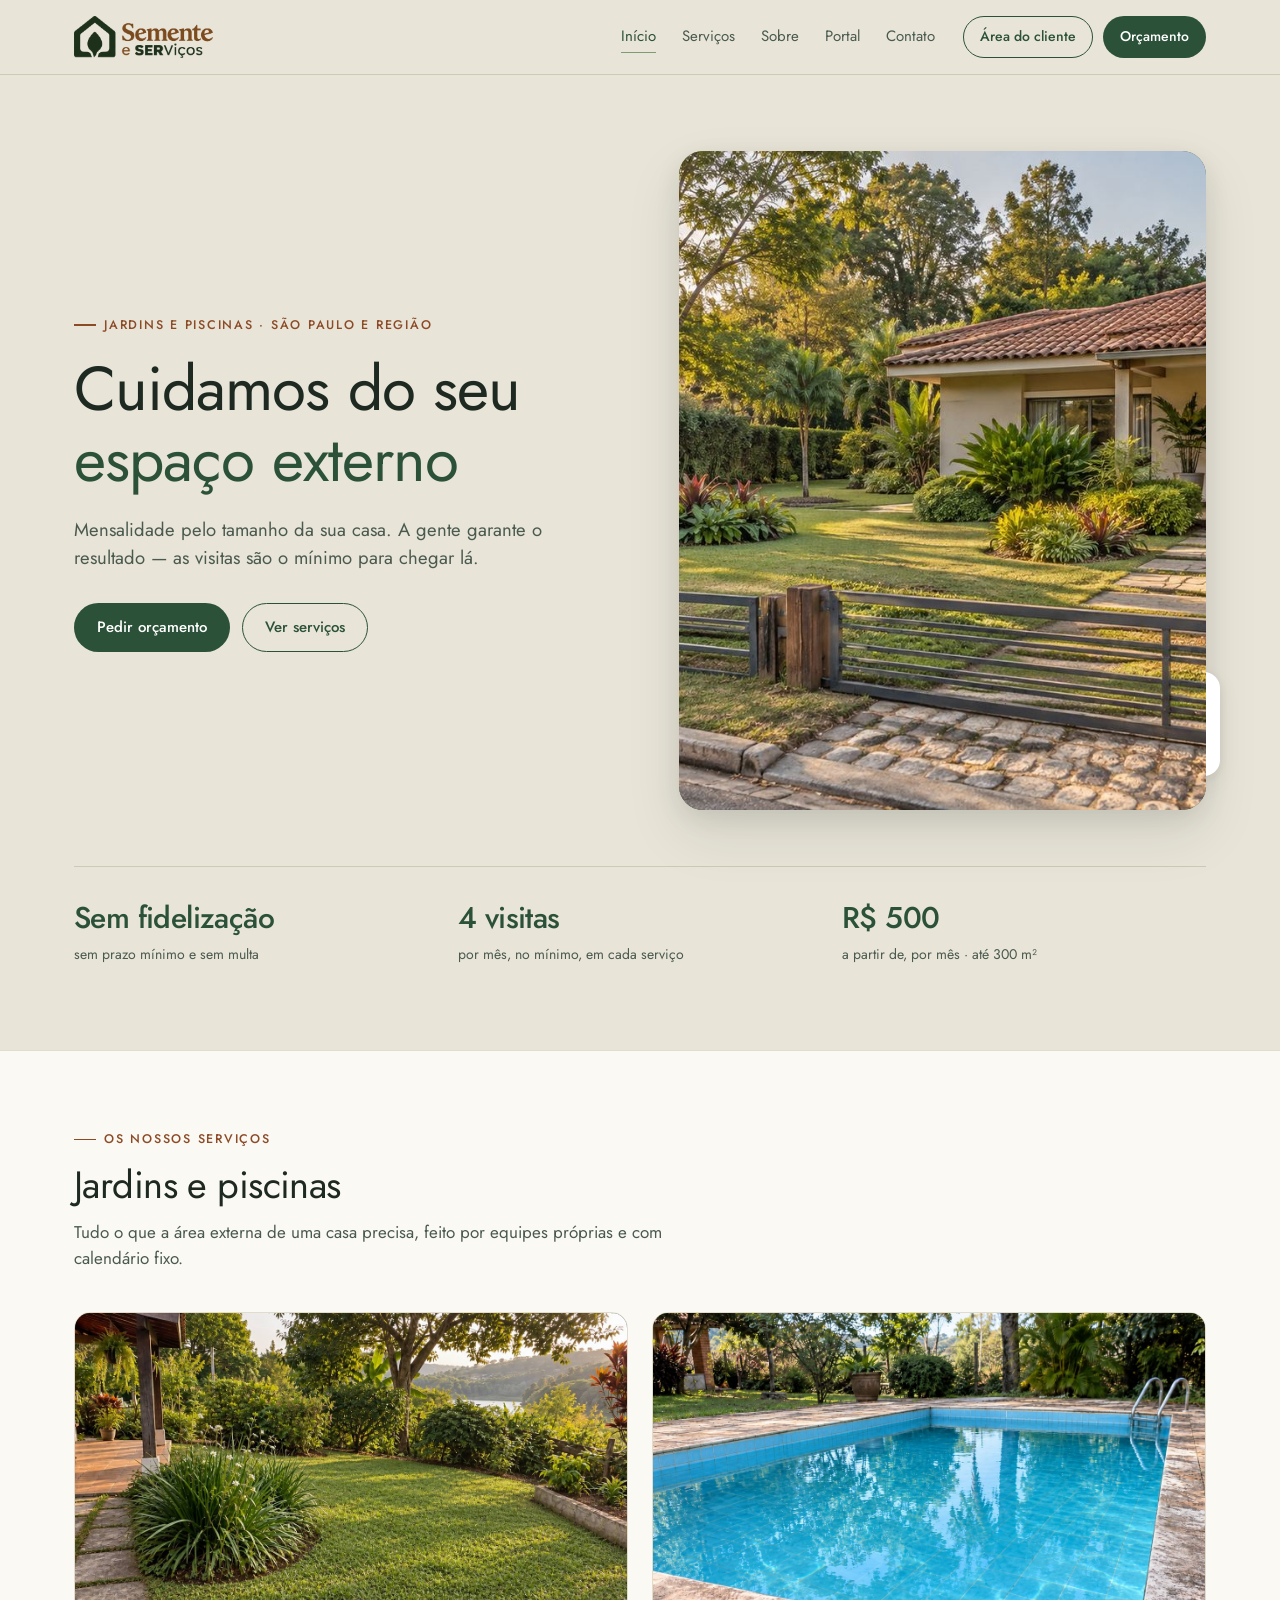
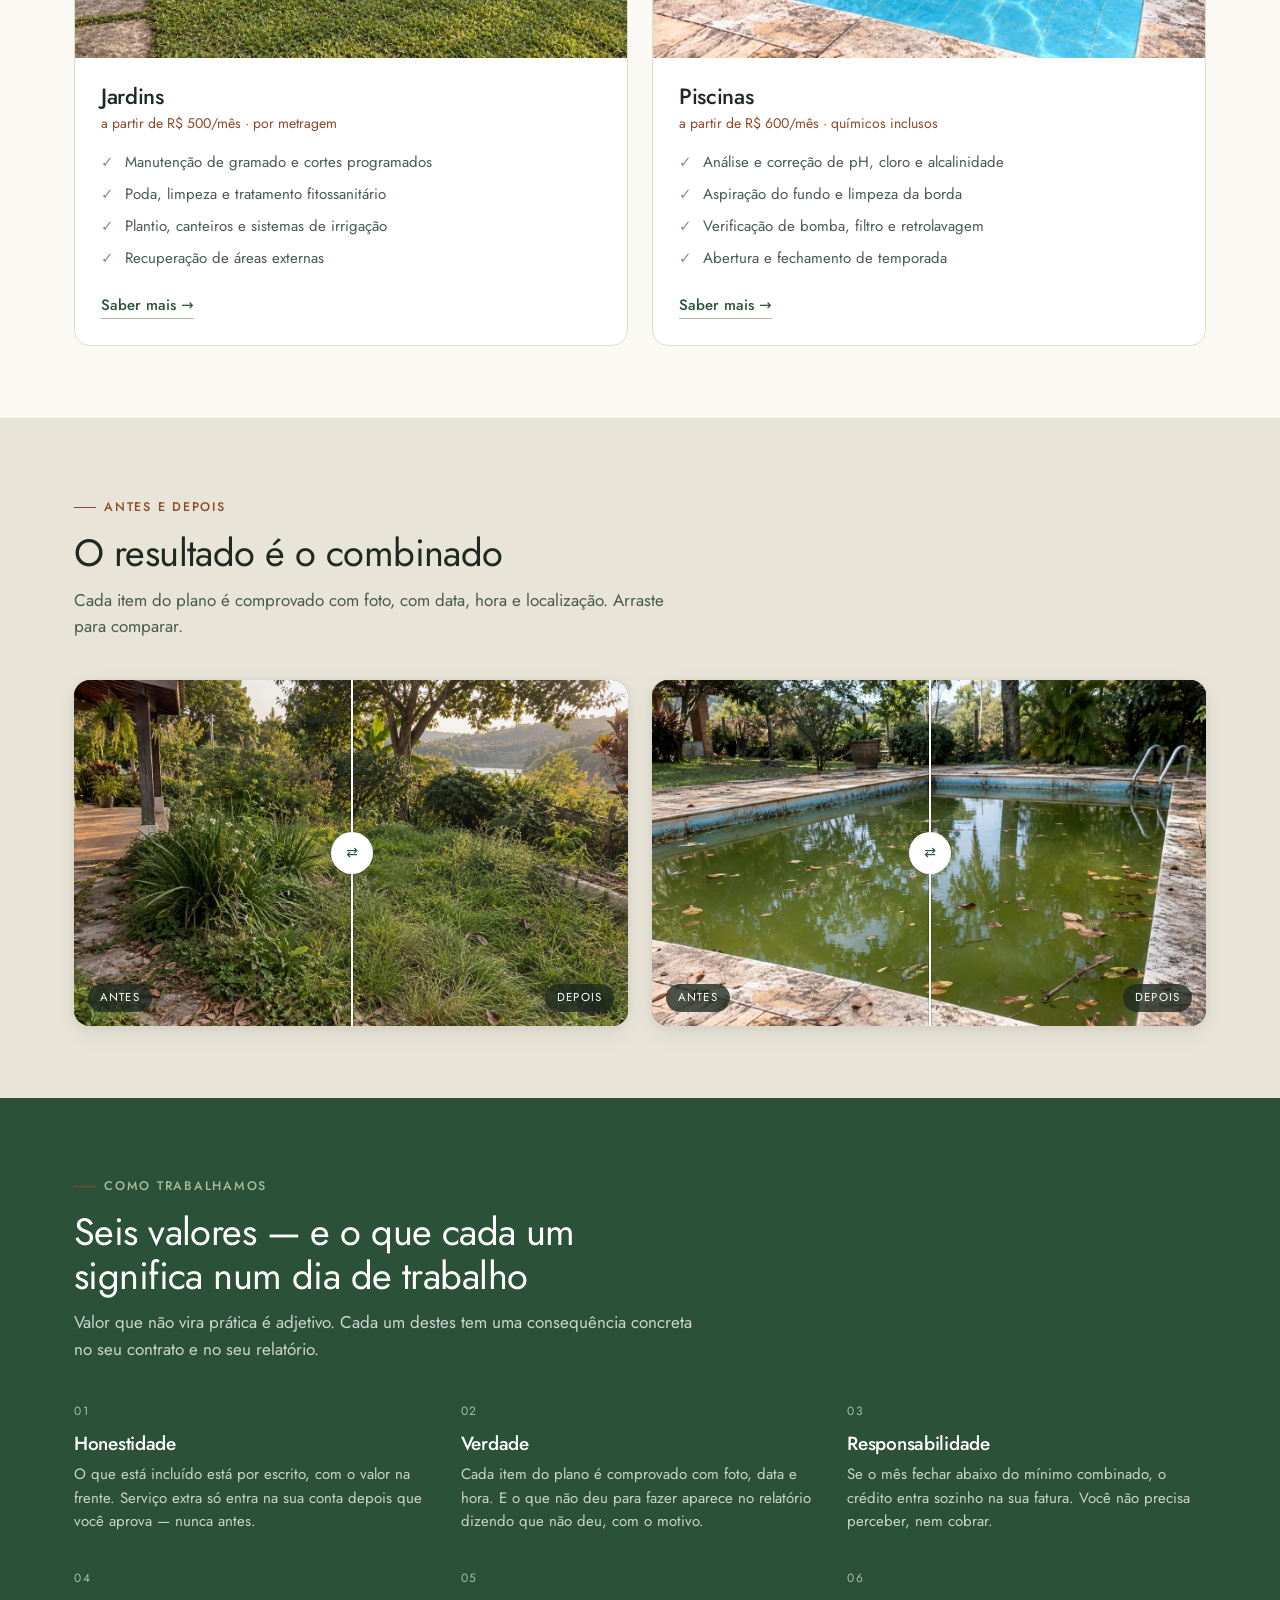
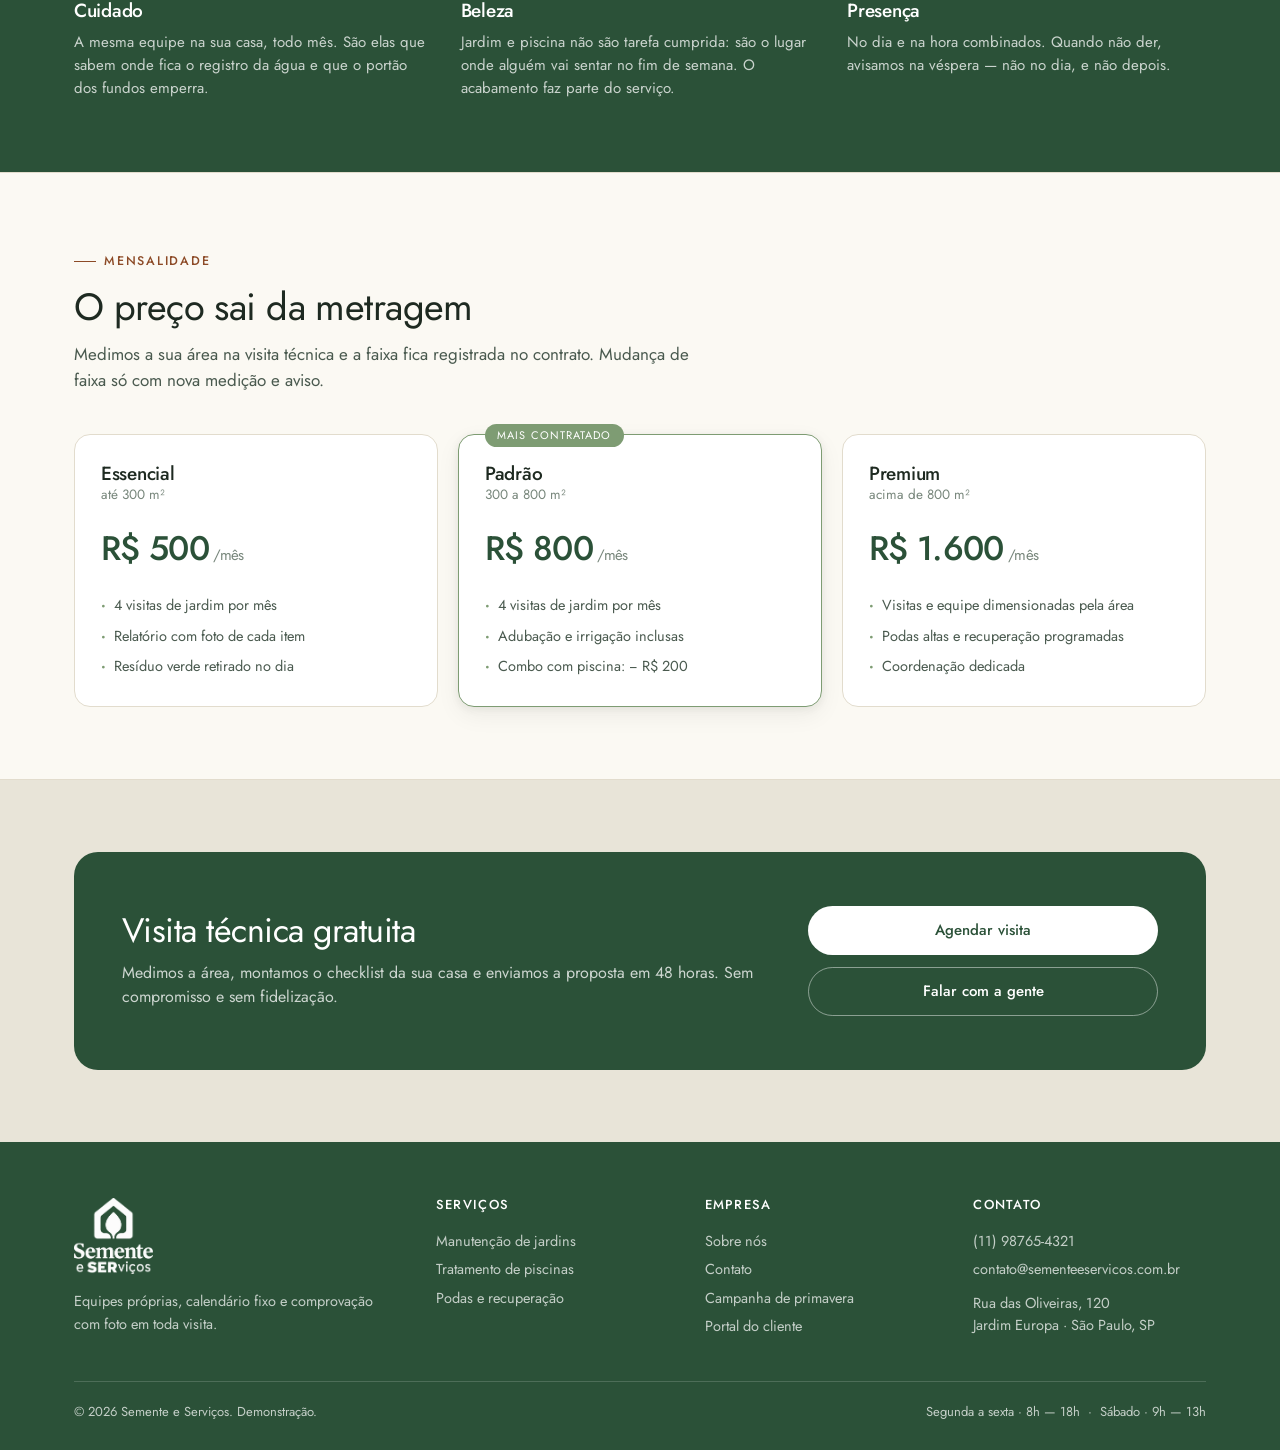
<file: index.html>
<!DOCTYPE html>
<html lang="pt-BR">
<head>
<meta charset="utf-8">
<meta name="viewport" content="width=device-width, initial-scale=1">
<title>Semente e Serviços — jardins e piscinas em São Paulo</title>
<meta name="description" content="Manutenção de jardins e piscinas por mensalidade calculada pela metragem da sua casa. Equipes próprias, calendário fixo e relatório com foto de cada visita.">
<link rel="preconnect" href="https://fonts.googleapis.com">
<link rel="preconnect" href="https://fonts.gstatic.com" crossorigin>
<link href="https://fonts.googleapis.com/css2?family=Jost:wght@300;400;500;600&display=swap" rel="stylesheet">
<link rel="icon" href="assets/logo/favicon-32.png" sizes="32x32">
<link rel="icon" href="assets/logo/favicon-512.png" sizes="512x512">
<link rel="apple-touch-icon" href="assets/logo/favicon-180.png">
<link rel="stylesheet" href="assets/css/base.css">
<link rel="stylesheet" href="assets/css/site.css">
</head>
<body>

<header class="nav">
  <div class="wrap nav__in">
    <a class="nav__logo" href="index.html">
      <img src="assets/logo/logo-horizontal.png" alt="Semente e Serviços" width="840" height="254">
    </a>
    <nav class="nav__links">
      <a href="index.html" aria-current="page">Início</a>
      <a href="servicos.html">Serviços</a>
      <a href="sobre.html">Sobre</a>
      <a href="app/index.html">Portal</a>
      <a href="contato.html">Contato</a>
    </nav>
    <div class="nav__cta">
      <a class="btn btn--ghost btn--sm" href="app/index.html">Área do cliente</a>
      <a class="btn btn--primary btn--sm" href="agendar.html">Orçamento</a>
      <button class="nav__burger" aria-expanded="false" aria-label="Abrir menu">☰</button>
    </div>
  </div>
</header>

<main>

  <section class="hero">
    <div class="wrap hero__grid">
      <div>
        <span class="eyebrow">Jardins e piscinas · São Paulo e região</span>
        <h1>Cuidamos do seu <em>espaço externo</em></h1>
        <p class="hero__lead">Mensalidade pelo tamanho da sua casa. A gente garante o resultado — as visitas são o mínimo para chegar lá.</p>
        <div class="hero__actions">
          <a class="btn btn--primary" href="agendar.html">Pedir orçamento</a>
          <a class="btn btn--ghost" href="servicos.html">Ver serviços</a>
        </div>
      </div>
      <div class="hero__media">
        <div class="ph" data-label="Fachada · casa atendida">
          <img src="assets/img/fachada-casa.jpg" alt="Fachada de uma casa com jardim mantido pela equipe">
        </div>
        <div class="hero__badge">
          <div><b>Foto</b><span>de cada item do plano, em toda visita</span></div>
        </div>
      </div>
    </div>

    <div class="wrap">
      <div class="stats">
        <div class="stat"><b>Sem fidelização</b><span>sem prazo mínimo e sem multa</span></div>
        <div class="stat"><b>4 visitas</b><span>por mês, no mínimo, em cada serviço</span></div>
        <div class="stat"><b>R$ 500</b><span>a partir de, por mês · até 300 m²</span></div>
      </div>
    </div>
  </section>

  <section class="sec sec--paper">
    <div class="wrap">
      <div class="sec__head">
        <span class="eyebrow">Os nossos serviços</span>
        <h2>Jardins e piscinas</h2>
        <p class="sec__lead">Tudo o que a área externa de uma casa precisa, feito por equipes próprias e com calendário fixo.</p>
      </div>

      <div class="cards">
        <article class="card">
          <div class="ph" data-label="Jardim mantido">
            <img src="assets/img/jardim-depois.jpg" alt="Jardim com gramado recortado e canteiros limpos">
          </div>
          <div class="card__body">
            <h3>Jardins</h3>
            <p class="card__price">a partir de R$ 500/mês · por metragem</p>
            <ul>
              <li>Manutenção de gramado e cortes programados</li>
              <li>Poda, limpeza e tratamento fitossanitário</li>
              <li>Plantio, canteiros e sistemas de irrigação</li>
              <li>Recuperação de áreas externas</li>
            </ul>
            <div class="card__foot"><a class="link-arrow" href="servicos.html">Saber mais →</a></div>
          </div>
        </article>

        <article class="card">
          <div class="ph" data-label="Piscina tratada">
            <img src="assets/img/piscina-depois.jpg" alt="Piscina com água tratada e borda limpa">
          </div>
          <div class="card__body">
            <h3>Piscinas</h3>
            <p class="card__price">a partir de R$ 600/mês · químicos inclusos</p>
            <ul>
              <li>Análise e correção de pH, cloro e alcalinidade</li>
              <li>Aspiração do fundo e limpeza da borda</li>
              <li>Verificação de bomba, filtro e retrolavagem</li>
              <li>Abertura e fechamento de temporada</li>
            </ul>
            <div class="card__foot"><a class="link-arrow" href="servicos.html">Saber mais →</a></div>
          </div>
        </article>
      </div>
    </div>
  </section>

  <section class="sec">
    <div class="wrap">
      <div class="sec__head">
        <span class="eyebrow">Antes e depois</span>
        <h2>O resultado é o combinado</h2>
        <p class="sec__lead">Cada item do plano é comprovado com foto, com data, hora e localização. Arraste para comparar.</p>
      </div>

      <div class="ba-grid">
        <div class="ba" data-ba tabindex="0" role="slider" aria-label="Comparar jardim antes e depois" aria-valuemin="0" aria-valuemax="100" aria-valuenow="50">
          <div class="ba__layer">
            <div class="ph" data-label="Jardim · antes"><img src="assets/img/jardim-antes.jpg" alt="Jardim antes da manutenção"></div>
          </div>
          <div class="ba__layer ba__layer--after">
            <div class="ph" data-label="Jardim · depois"><img src="assets/img/jardim-depois.jpg" alt="Jardim depois da manutenção"></div>
          </div>
          <span class="ba__tag ba__tag--l">Antes</span>
          <span class="ba__tag ba__tag--r">Depois</span>
          <div class="ba__handle"><span class="ba__grip">⇄</span></div>
        </div>

        <div class="ba" data-ba tabindex="0" role="slider" aria-label="Comparar piscina antes e depois" aria-valuemin="0" aria-valuemax="100" aria-valuenow="50">
          <div class="ba__layer">
            <div class="ph" data-label="Piscina · antes"><img src="assets/img/piscina-antes.jpg" alt="Piscina antes do tratamento"></div>
          </div>
          <div class="ba__layer ba__layer--after">
            <div class="ph" data-label="Piscina · depois"><img src="assets/img/piscina-depois.jpg" alt="Piscina depois do tratamento"></div>
          </div>
          <span class="ba__tag ba__tag--l">Antes</span>
          <span class="ba__tag ba__tag--r">Depois</span>
          <div class="ba__handle"><span class="ba__grip">⇄</span></div>
        </div>
      </div>
    </div>
  </section>

  <section class="sec sec--green">
    <div class="wrap">
      <div class="sec__head">
        <span class="eyebrow" style="color:var(--sage-pale)">Como trabalhamos</span>
        <h2>Seis valores — e o que cada um<br>significa num dia de trabalho</h2>
        <p class="sec__lead">Valor que não vira prática é adjetivo. Cada um destes tem uma consequência concreta no seu contrato e no seu relatório.</p>
      </div>
      <div class="princ princ--6">
        <div class="princ__item">
          <span class="princ__n">01</span>
          <h3>Honestidade</h3>
          <p>O que está incluído está por escrito, com o valor na frente. Serviço extra só entra na sua conta depois que você aprova — nunca antes.</p>
        </div>
        <div class="princ__item">
          <span class="princ__n">02</span>
          <h3>Verdade</h3>
          <p>Cada item do plano é comprovado com foto, data e hora. E o que não deu para fazer aparece no relatório dizendo que não deu, com o motivo.</p>
        </div>
        <div class="princ__item">
          <span class="princ__n">03</span>
          <h3>Responsabilidade</h3>
          <p>Se o mês fechar abaixo do mínimo combinado, o crédito entra sozinho na sua fatura. Você não precisa perceber, nem cobrar.</p>
        </div>
        <div class="princ__item">
          <span class="princ__n">04</span>
          <h3>Cuidado</h3>
          <p>A mesma equipe na sua casa, todo mês. São elas que sabem onde fica o registro da água e que o portão dos fundos emperra.</p>
        </div>
        <div class="princ__item">
          <span class="princ__n">05</span>
          <h3>Beleza</h3>
          <p>Jardim e piscina não são tarefa cumprida: são o lugar onde alguém vai sentar no fim de semana. O acabamento faz parte do serviço.</p>
        </div>
        <div class="princ__item">
          <span class="princ__n">06</span>
          <h3>Presença</h3>
          <p>No dia e na hora combinados. Quando não der, avisamos na véspera — não no dia, e não depois.</p>
        </div>
      </div>
    </div>
  </section>

  <section class="sec sec--paper">
    <div class="wrap">
      <div class="sec__head">
        <span class="eyebrow">Mensalidade</span>
        <h2>O preço sai da metragem</h2>
        <p class="sec__lead">Medimos a sua área na visita técnica e a faixa fica registrada no contrato. Mudança de faixa só com nova medição e aviso.</p>
      </div>
      <div class="tiers">
        <div class="tier">
          <h3>Essencial</h3>
          <p class="tier__m2">até 300 m²</p>
          <p class="tier__v">R$ 500<small> /mês</small></p>
          <ul>
            <li>4 visitas de jardim por mês</li>
            <li>Relatório com foto de cada item</li>
            <li>Resíduo verde retirado no dia</li>
          </ul>
        </div>
        <div class="tier tier--hi">
          <h3>Padrão</h3>
          <p class="tier__m2">300 a 800 m²</p>
          <p class="tier__v">R$ 800<small> /mês</small></p>
          <ul>
            <li>4 visitas de jardim por mês</li>
            <li>Adubação e irrigação inclusas</li>
            <li>Combo com piscina: − R$ 200</li>
          </ul>
        </div>
        <div class="tier">
          <h3>Premium</h3>
          <p class="tier__m2">acima de 800 m²</p>
          <p class="tier__v">R$ 1.600<small> /mês</small></p>
          <ul>
            <li>Visitas e equipe dimensionadas pela área</li>
            <li>Podas altas e recuperação programadas</li>
            <li>Coordenação dedicada</li>
          </ul>
        </div>
      </div>
    </div>
  </section>

  <section class="sec">
    <div class="wrap">
      <div class="cta">
        <div>
          <h2>Visita técnica gratuita</h2>
          <p>Medimos a área, montamos o checklist da sua casa e enviamos a proposta em 48 horas. Sem compromisso e sem fidelização.</p>
        </div>
        <div class="cta__actions">
          <a class="btn btn--primary" href="agendar.html">Agendar visita</a>
          <a class="btn btn--ghost" href="contato.html">Falar com a gente</a>
        </div>
      </div>
    </div>
  </section>

</main>

<footer class="foot">
  <div class="wrap">
    <div class="foot__grid">
      <div>
        <img class="foot__logo" src="assets/logo/logo-vertical-clara.png" alt="Semente e Serviços" width="560" height="560">
        <p>Equipes próprias, calendário fixo e comprovação com foto em toda visita.</p>
      </div>
      <div>
        <h4>Serviços</h4>
        <a href="servicos.html">Manutenção de jardins</a>
        <a href="servicos.html">Tratamento de piscinas</a>
        <a href="servicos.html">Podas e recuperação</a>
      </div>
      <div>
        <h4>Empresa</h4>
        <a href="sobre.html">Sobre nós</a>
        <a href="contato.html">Contato</a>
        <a href="campanha.html">Campanha de primavera</a>
        <a href="app/index.html">Portal do cliente</a>
      </div>
      <div>
        <h4>Contato</h4>
        <a href="tel:+5511987654321">(11) 98765-4321</a>
        <a href="mailto:contato@sementeeservicos.com.br">contato@sementeeservicos.com.br</a>
        <p style="margin-top:8px">Rua das Oliveiras, 120<br>Jardim Europa · São Paulo, SP</p>
      </div>
    </div>
    <div class="foot__bar">
      <span>© <span data-year>2026</span> Semente e Serviços. Demonstração.</span>
      <span>Segunda a sexta · 8h — 18h &nbsp;·&nbsp; Sábado · 9h — 13h</span>
    </div>
  </div>
</footer>

<script src="assets/js/site.js"></script>
</body>
</html>
</file>
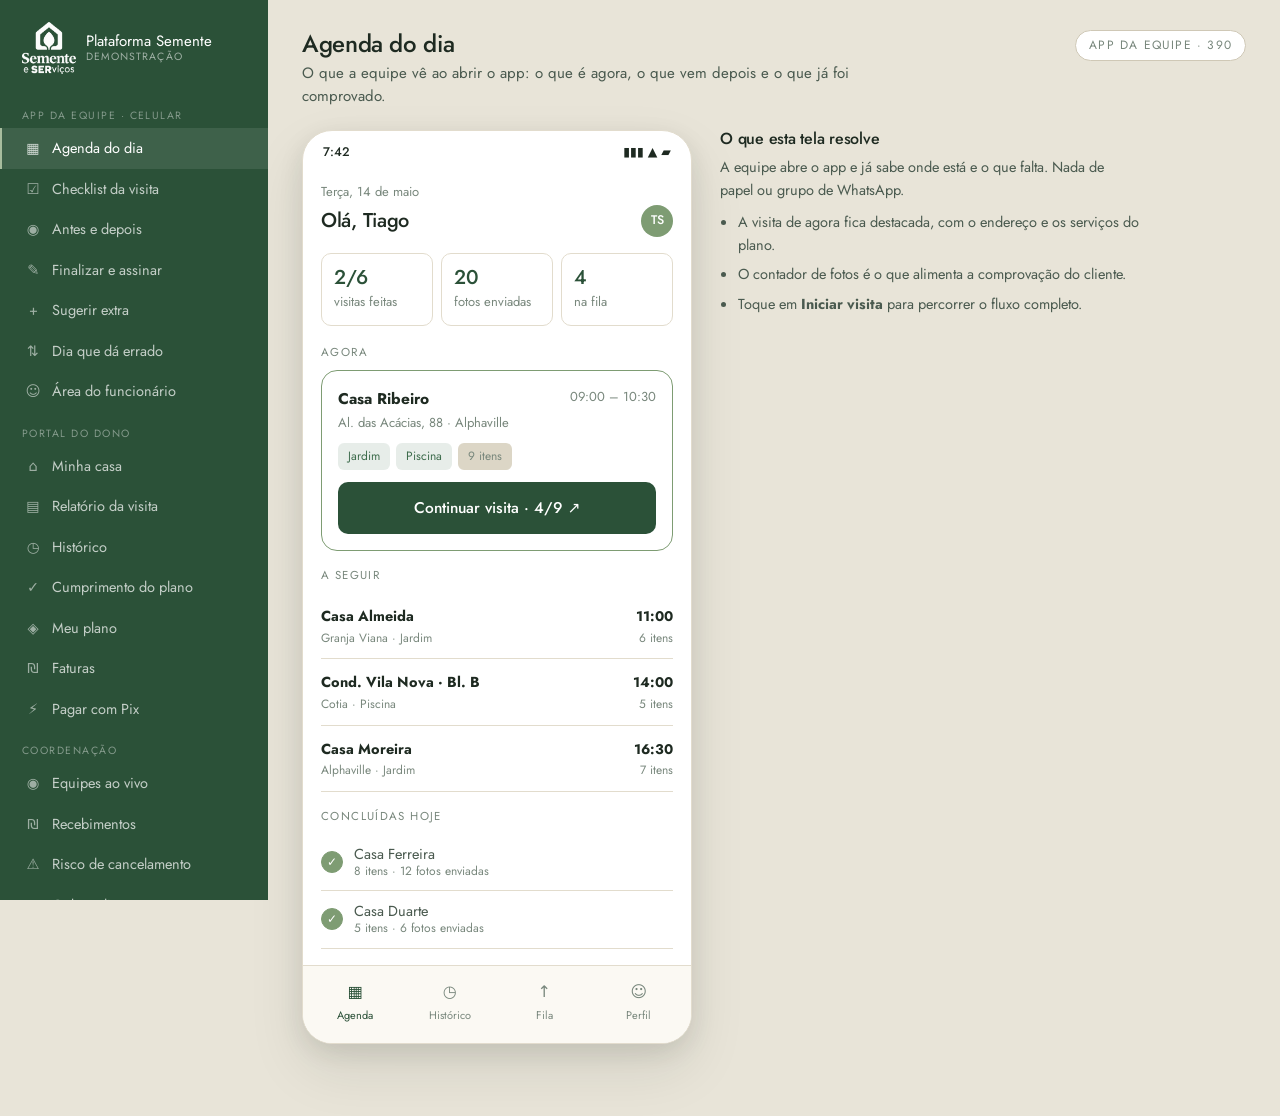
<file: app/index.html>
<!DOCTYPE html>
<html lang="pt-BR">
<head>
<meta charset="utf-8">
<meta name="viewport" content="width=device-width, initial-scale=1">
<title>Plataforma Semente — demonstração</title>
<meta name="description" content="Demonstração da plataforma de comprovação de serviços da Semente e Serviços: app da equipe, portal do dono e painel da coordenação.">
<link rel="preconnect" href="https://fonts.googleapis.com">
<link rel="preconnect" href="https://fonts.gstatic.com" crossorigin>
<link href="https://fonts.googleapis.com/css2?family=Jost:wght@300;400;500;600&display=swap" rel="stylesheet">
<link rel="icon" href="../assets/logo/favicon-32.png" sizes="32x32">
<link rel="icon" href="../assets/logo/favicon-512.png" sizes="512x512">
<link rel="apple-touch-icon" href="../assets/logo/favicon-180.png">
<link rel="stylesheet" href="../assets/css/base.css">
<link rel="stylesheet" href="app.css">
</head>
<body>

<div class="demo">

  <aside class="rail">
    <a class="rail__brand" href="../index.html">
      <img class="rail__logo" src="../assets/logo/logo-vertical-clara.png" alt="Semente e Serviços" width="560" height="560">
      <span>Plataforma Semente<small>demonstração</small></span>
    </a>

    <div class="rail__cols">
      <div>
        <p class="rail__group">App da equipe · celular</p>
        <a class="rail__item" href="#agenda"><i>▦</i> Agenda do dia</a>
        <a class="rail__item" href="#checklist"><i>☑</i> Checklist da visita</a>
        <a class="rail__item" href="#camera"><i>◉</i> Antes e depois</a>
        <a class="rail__item" href="#finalizar"><i>✎</i> Finalizar e assinar</a>
        <a class="rail__item" href="#extra"><i>+</i> Sugerir extra</a>
        <a class="rail__item" href="#offline"><i>⇅</i> Dia que dá errado</a>
        <a class="rail__item" href="#funcionario"><i>☺</i> Área do funcionário</a>
      </div>

      <div>
        <p class="rail__group">Portal do dono</p>
        <a class="rail__item" href="#casa"><i>⌂</i> Minha casa</a>
        <a class="rail__item" href="#relatorio"><i>▤</i> Relatório da visita</a>
        <a class="rail__item" href="#historico"><i>◷</i> Histórico</a>
        <a class="rail__item" href="#cumprimento"><i>✓</i> Cumprimento do plano</a>
        <a class="rail__item" href="#plano"><i>◈</i> Meu plano</a>
        <a class="rail__item" href="#faturas"><i>₪</i> Faturas</a>
        <a class="rail__item" href="#pix"><i>⚡</i> Pagar com Pix</a>
      </div>

      <div>
        <p class="rail__group">Coordenação</p>
        <a class="rail__item" href="#aovivo"><i>◉</i> Equipes ao vivo</a>
        <a class="rail__item" href="#financeiro"><i>₪</i> Recebimentos</a>
        <a class="rail__item" href="#risco"><i>⚠</i> Risco de cancelamento</a>
        <a class="rail__item" href="#onboarding"><i>→</i> Onboarding</a>
        <a class="rail__item" href="#tecnica"><i>⟂</i> Visita técnica</a>
      </div>

      <div>
        <p class="rail__group">Documentos</p>
        <a class="rail__item" href="#doc-relatorio"><i>▤</i> Relatório em PDF</a>
        <a class="rail__item" href="#doc-recibo"><i>▤</i> Recibo e nota fiscal</a>
        <a class="rail__item" href="#doc-proposta"><i>▤</i> Proposta com aceite</a>
        <a class="rail__item" href="#doc-metragem"><i>▤</i> Cartão de metragem</a>
      </div>
    </div>

    <div class="rail__note">
      Demonstração navegável. <b>Todos os dados são fictícios</b> — cliente, visitas,
      valores e indicadores existem só para mostrar como a plataforma funciona.
      O que você mexe fica no seu navegador e não sai daqui.
      <br><br>
      <a href="#" data-reset>Recomeçar a demonstração</a> · <a href="../index.html">voltar ao site</a>
    </div>
  </aside>

  <main class="stage" id="stage"></main>
</div>

<div class="toast" id="toast"></div>

<script src="app.js"></script>
</body>
</html>
</file>
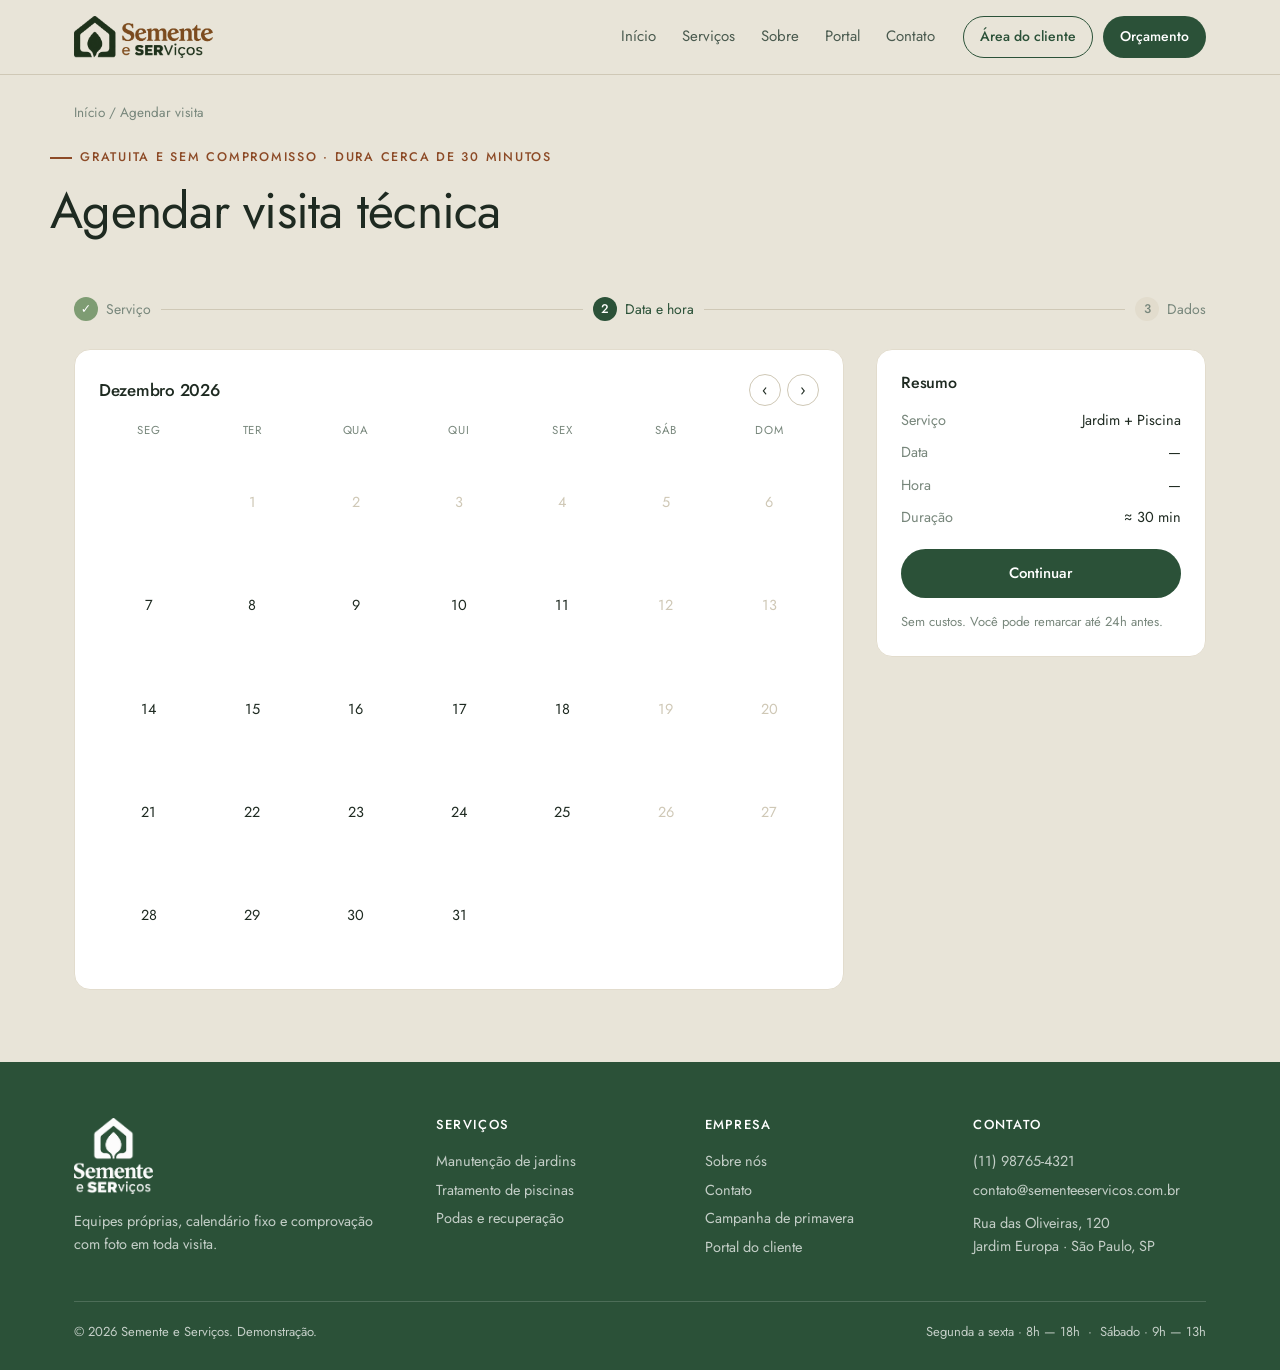
<file: agendar.html>
<!DOCTYPE html>
<html lang="pt-BR">
<head>
<meta charset="utf-8">
<meta name="viewport" content="width=device-width, initial-scale=1">
<title>Agendar visita técnica — Semente e Serviços</title>
<meta name="description" content="Visita técnica gratuita, sem compromisso, com proposta em 48 horas.">
<link rel="preconnect" href="https://fonts.googleapis.com">
<link rel="preconnect" href="https://fonts.gstatic.com" crossorigin>
<link href="https://fonts.googleapis.com/css2?family=Jost:wght@300;400;500;600&display=swap" rel="stylesheet">
<link rel="icon" href="assets/logo/favicon-32.png" sizes="32x32">
<link rel="icon" href="assets/logo/favicon-512.png" sizes="512x512">
<link rel="apple-touch-icon" href="assets/logo/favicon-180.png">
<link rel="stylesheet" href="assets/css/base.css">
<link rel="stylesheet" href="assets/css/site.css">
</head>
<body>

<header class="nav">
  <div class="wrap nav__in">
    <a class="nav__logo" href="index.html">
      <img src="assets/logo/logo-horizontal.png" alt="Semente e Serviços" width="840" height="254">
    </a>
    <nav class="nav__links">
      <a href="index.html">Início</a>
      <a href="servicos.html">Serviços</a>
      <a href="sobre.html">Sobre</a>
      <a href="app/index.html">Portal</a>
      <a href="contato.html">Contato</a>
    </nav>
    <div class="nav__cta">
      <a class="btn btn--ghost btn--sm" href="app/index.html">Área do cliente</a>
      <a class="btn btn--primary btn--sm" href="agendar.html">Orçamento</a>
      <button class="nav__burger" aria-expanded="false" aria-label="Abrir menu">☰</button>
    </div>
  </div>
</header>
<div class="wrap crumb"><a href="index.html">Início</a> / Agendar visita</div>
<main>
  <div class="wrap page-head">
    <span class="eyebrow">Gratuita e sem compromisso · dura cerca de 30 minutos</span>
    <h1>Agendar visita técnica</h1>
  </div>

  <div class="wrap">
    <div class="steps">
      <span data-done><b>✓</b> Serviço</span><i></i>
      <span data-on><b>2</b> Data e hora</span><i></i>
      <span><b>3</b> Dados</span>
    </div>
  </div>

  <div class="wrap sched">
    <div>
      <div class="cal" data-cal>
        <div class="cal__head">
          <h3 data-cal-title>Maio 2026</h3>
          <div class="cal__nav">
            <button type="button" data-cal-prev aria-label="Mês anterior">‹</button>
            <button type="button" data-cal-next aria-label="Próximo mês">›</button>
          </div>
        </div>
        <div class="cal__grid" data-cal-grid></div>
      </div>

      <div data-slots hidden>
        <p style="font-size:14px;color:var(--ink-3);margin:22px 0 0" data-slots-label>Horários disponíveis</p>
        <div class="slots">
          <button type="button" class="slot" aria-pressed="false">09:00</button>
          <button type="button" class="slot" aria-pressed="false">10:30</button>
          <button type="button" class="slot" aria-pressed="false">14:00</button>
          <button type="button" class="slot" aria-pressed="false">15:30</button>
          <button type="button" class="slot" aria-pressed="false">17:00</button>
          <button type="button" class="slot" aria-pressed="false">18:00</button>
        </div>
      </div>
    </div>

    <aside class="summary">
      <h3>Resumo</h3>
      <dl>
        <dt>Serviço</dt><dd>Jardim + Piscina</dd>
        <dt>Data</dt><dd data-out-date>—</dd>
        <dt>Hora</dt><dd data-out-time>—</dd>
        <dt>Duração</dt><dd>≈ 30 min</dd>
      </dl>
      <a class="btn btn--primary" href="contato.html" style="width:100%">Continuar</a>
      <p class="form-note" style="margin-top:14px">Sem custos. Você pode remarcar até 24h antes.</p>
    </aside>
  </div>
  <div style="height:72px"></div>
</main>

<footer class="foot">
  <div class="wrap">
    <div class="foot__grid">
      <div>
        <img class="foot__logo" src="assets/logo/logo-vertical-clara.png" alt="Semente e Serviços" width="560" height="560">
        <p>Equipes próprias, calendário fixo e comprovação com foto em toda visita.</p>
      </div>
      <div>
        <h4>Serviços</h4>
        <a href="servicos.html">Manutenção de jardins</a>
        <a href="servicos.html">Tratamento de piscinas</a>
        <a href="servicos.html">Podas e recuperação</a>
      </div>
      <div>
        <h4>Empresa</h4>
        <a href="sobre.html">Sobre nós</a>
        <a href="contato.html">Contato</a>
        <a href="campanha.html">Campanha de primavera</a>
        <a href="app/index.html">Portal do cliente</a>
      </div>
      <div>
        <h4>Contato</h4>
        <a href="tel:+5511987654321">(11) 98765-4321</a>
        <a href="mailto:contato@sementeeservicos.com.br">contato@sementeeservicos.com.br</a>
        <p style="margin-top:8px">Rua das Oliveiras, 120<br>Jardim Europa · São Paulo, SP</p>
      </div>
    </div>
    <div class="foot__bar">
      <span>© <span data-year>2026</span> Semente e Serviços. Demonstração.</span>
      <span>Segunda a sexta · 8h — 18h &nbsp;·&nbsp; Sábado · 9h — 13h</span>
    </div>
  </div>
</footer>

<script src="assets/js/site.js"></script>
</body>
</html>
</file>
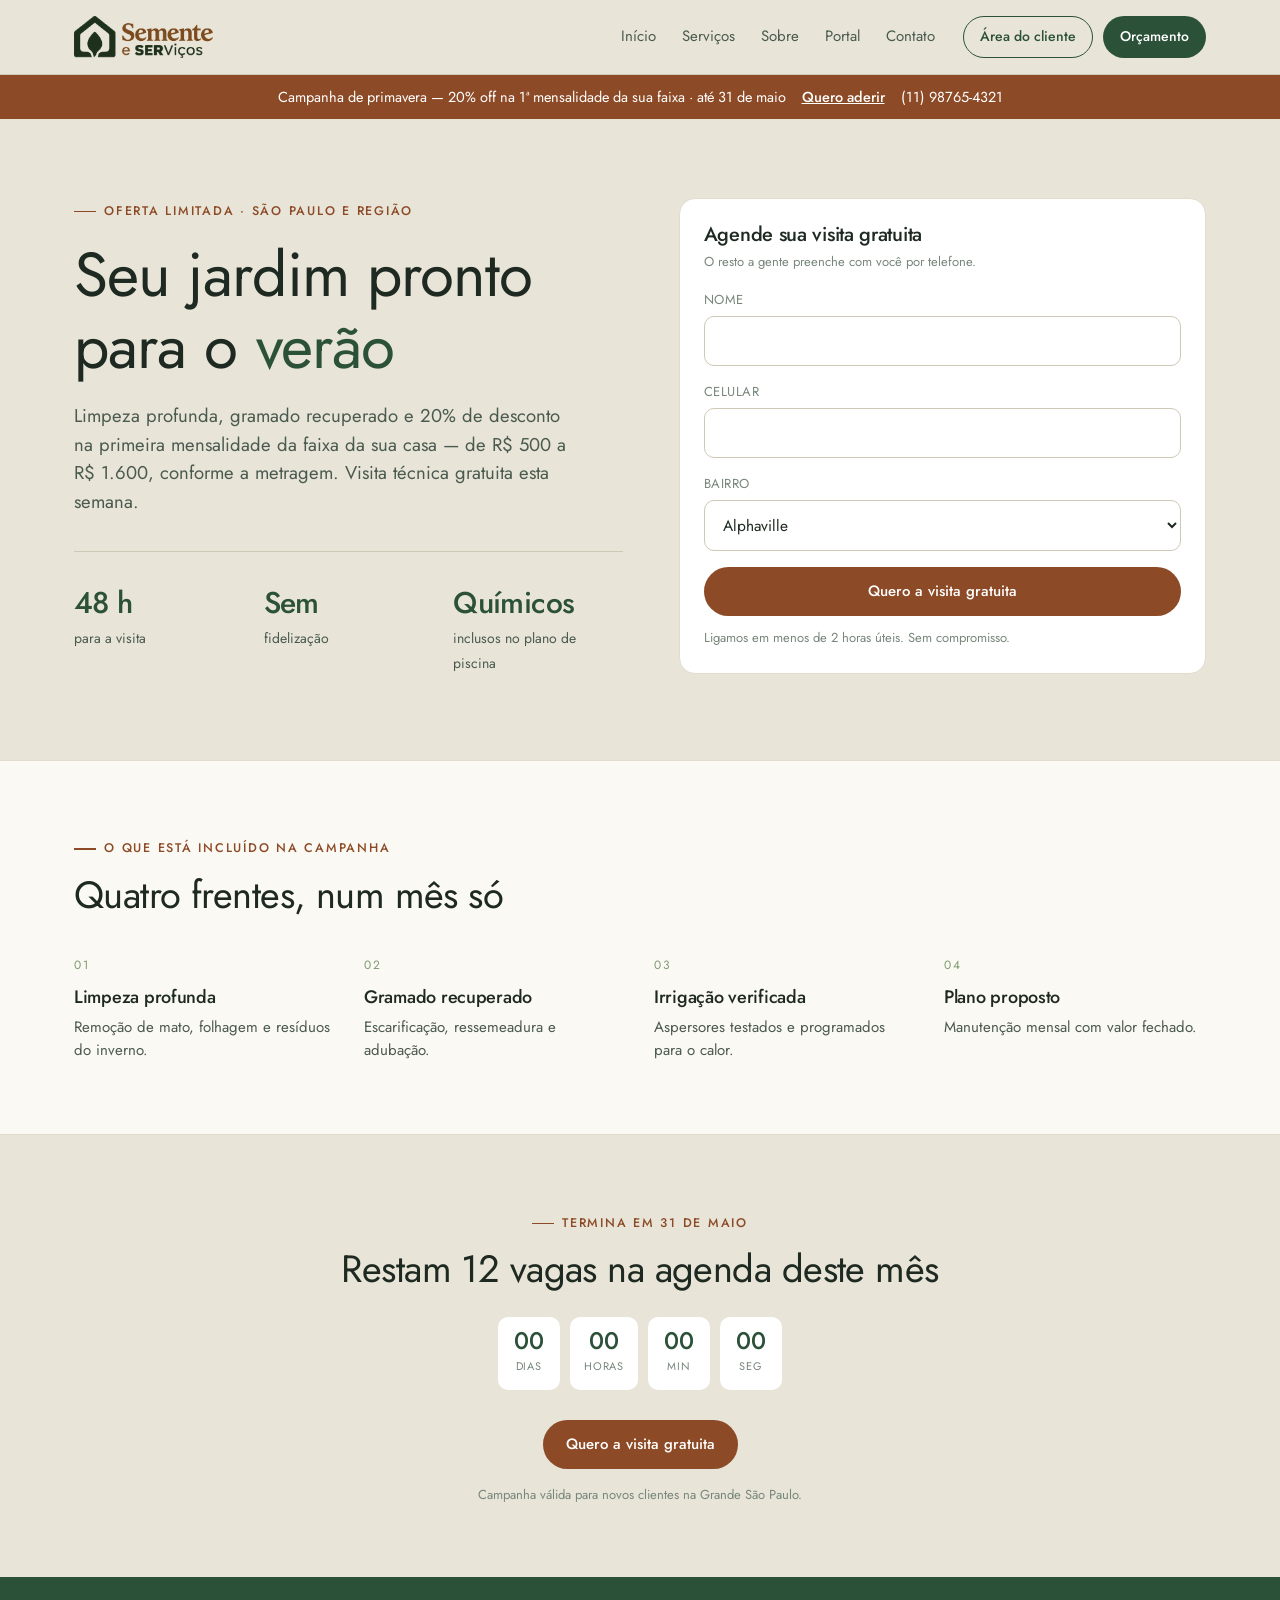
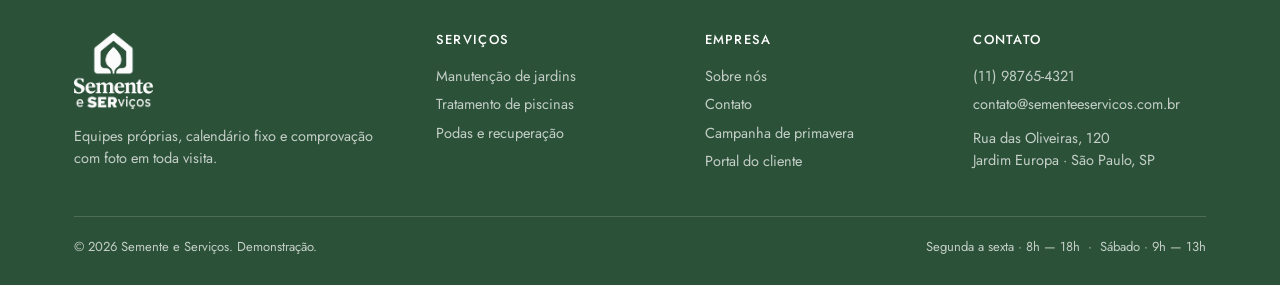
<file: campanha.html>
<!DOCTYPE html>
<html lang="pt-BR">
<head>
<meta charset="utf-8">
<meta name="viewport" content="width=device-width, initial-scale=1">
<title>Jardim pronto para o verão — Semente e Serviços</title>
<meta name="description" content="20% off na primeira mensalidade. Visita técnica gratuita esta semana.">
<link rel="preconnect" href="https://fonts.googleapis.com">
<link rel="preconnect" href="https://fonts.gstatic.com" crossorigin>
<link href="https://fonts.googleapis.com/css2?family=Jost:wght@300;400;500;600&display=swap" rel="stylesheet">
<link rel="icon" href="assets/logo/favicon-32.png" sizes="32x32">
<link rel="icon" href="assets/logo/favicon-512.png" sizes="512x512">
<link rel="apple-touch-icon" href="assets/logo/favicon-180.png">
<link rel="stylesheet" href="assets/css/base.css">
<link rel="stylesheet" href="assets/css/site.css">
</head>
<body>

<header class="nav">
  <div class="wrap nav__in">
    <a class="nav__logo" href="index.html">
      <img src="assets/logo/logo-horizontal.png" alt="Semente e Serviços" width="840" height="254">
    </a>
    <nav class="nav__links">
      <a href="index.html">Início</a>
      <a href="servicos.html">Serviços</a>
      <a href="sobre.html">Sobre</a>
      <a href="app/index.html">Portal</a>
      <a href="contato.html">Contato</a>
    </nav>
    <div class="nav__cta">
      <a class="btn btn--ghost btn--sm" href="app/index.html">Área do cliente</a>
      <a class="btn btn--primary btn--sm" href="agendar.html">Orçamento</a>
      <button class="nav__burger" aria-expanded="false" aria-label="Abrir menu">☰</button>
    </div>
  </div>
</header>

<div class="banner">
  <div class="wrap banner__in">
    <span>Campanha de primavera — 20% off na 1ª mensalidade da sua faixa · até 31 de maio</span>
    <a href="#form">Quero aderir</a>
    <span>(11) 98765-4321</span>
  </div>
</div>
<main>
  <section class="hero">
    <div class="wrap hero__grid">
      <div>
        <span class="eyebrow">Oferta limitada · São Paulo e região</span>
        <h1>Seu jardim pronto<br>para o <em>verão</em></h1>
        <p class="hero__lead">Limpeza profunda, gramado recuperado e 20% de desconto na primeira mensalidade da faixa da sua casa — de R$ 500 a R$ 1.600, conforme a metragem. Visita técnica gratuita esta semana.</p>
        <div class="stats" style="margin-top:34px">
          <div class="stat"><b>48 h</b><span>para a visita</span></div>
          <div class="stat"><b>Sem</b><span>fidelização</span></div>
          <div class="stat"><b>Químicos</b><span>inclusos no plano de piscina</span></div>
        </div>
      </div>

      <div id="form" class="summary" style="position:static">
        <h3 style="font-size:20px;margin-bottom:6px">Agende sua visita gratuita</h3>
        <p class="form-note" style="margin-bottom:18px">O resto a gente preenche com você por telefone.</p>
        <form data-demo-form>
          <div class="form-ok" data-form-ok hidden>Pedido recebido. Esta é uma demonstração — ligamos em menos de 2 horas úteis no site real.</div>
          <div class="field"><label for="c-nome">Nome</label><input id="c-nome" required></div>
          <div class="field"><label for="c-cel">Celular</label><input id="c-cel" required></div>
          <div class="field"><label for="c-b">Bairro</label>
            <select id="c-b"><option>Alphaville</option><option>Granja Viana</option><option>Cotia</option><option>Jardim Europa</option><option>Outro</option></select>
          </div>
          <button class="btn btn--terra" type="submit" style="width:100%">Quero a visita gratuita</button>
          <p class="form-note" style="margin-top:12px">Ligamos em menos de 2 horas úteis. Sem compromisso.</p>
        </form>
      </div>
    </div>
  </section>

  <section class="sec sec--paper">
    <div class="wrap">
      <div class="sec__head">
        <span class="eyebrow">O que está incluído na campanha</span>
        <h2>Quatro frentes, num mês só</h2>
      </div>
      <div class="princ" style="grid-template-columns:repeat(4,1fr)">
        <div class="princ__item"><span class="princ__n">01</span><h3>Limpeza profunda</h3><p>Remoção de mato, folhagem e resíduos do inverno.</p></div>
        <div class="princ__item"><span class="princ__n">02</span><h3>Gramado recuperado</h3><p>Escarificação, ressemeadura e adubação.</p></div>
        <div class="princ__item"><span class="princ__n">03</span><h3>Irrigação verificada</h3><p>Aspersores testados e programados para o calor.</p></div>
        <div class="princ__item"><span class="princ__n">04</span><h3>Plano proposto</h3><p>Manutenção mensal com valor fechado.</p></div>
      </div>
    </div>
  </section>

  <section class="sec">
    <div class="wrap" style="text-align:center">
      <span class="eyebrow" style="justify-content:center">Termina em 31 de maio</span>
      <h2 style="font-size:clamp(26px,3.4vw,38px);font-weight:400;margin:14px 0 8px">Restam 12 vagas na agenda deste mês</h2>
      <div class="countdown" data-countdown="2026-05-31T23:59:59" style="justify-content:center;margin:26px 0 30px">
        <div><b data-cd-d>00</b><span>dias</span></div>
        <div><b data-cd-h>00</b><span>horas</span></div>
        <div><b data-cd-m>00</b><span>min</span></div>
        <div><b data-cd-s>00</b><span>seg</span></div>
      </div>
      <a class="btn btn--terra" href="#form">Quero a visita gratuita</a>
      <p class="form-note" style="margin-top:16px">Campanha válida para novos clientes na Grande São Paulo.</p>
    </div>
  </section>
</main>

<footer class="foot">
  <div class="wrap">
    <div class="foot__grid">
      <div>
        <img class="foot__logo" src="assets/logo/logo-vertical-clara.png" alt="Semente e Serviços" width="560" height="560">
        <p>Equipes próprias, calendário fixo e comprovação com foto em toda visita.</p>
      </div>
      <div>
        <h4>Serviços</h4>
        <a href="servicos.html">Manutenção de jardins</a>
        <a href="servicos.html">Tratamento de piscinas</a>
        <a href="servicos.html">Podas e recuperação</a>
      </div>
      <div>
        <h4>Empresa</h4>
        <a href="sobre.html">Sobre nós</a>
        <a href="contato.html">Contato</a>
        <a href="campanha.html">Campanha de primavera</a>
        <a href="app/index.html">Portal do cliente</a>
      </div>
      <div>
        <h4>Contato</h4>
        <a href="tel:+5511987654321">(11) 98765-4321</a>
        <a href="mailto:contato@sementeeservicos.com.br">contato@sementeeservicos.com.br</a>
        <p style="margin-top:8px">Rua das Oliveiras, 120<br>Jardim Europa · São Paulo, SP</p>
      </div>
    </div>
    <div class="foot__bar">
      <span>© <span data-year>2026</span> Semente e Serviços. Demonstração.</span>
      <span>Segunda a sexta · 8h — 18h &nbsp;·&nbsp; Sábado · 9h — 13h</span>
    </div>
  </div>
</footer>

<script src="assets/js/site.js"></script>
</body>
</html>
</file>
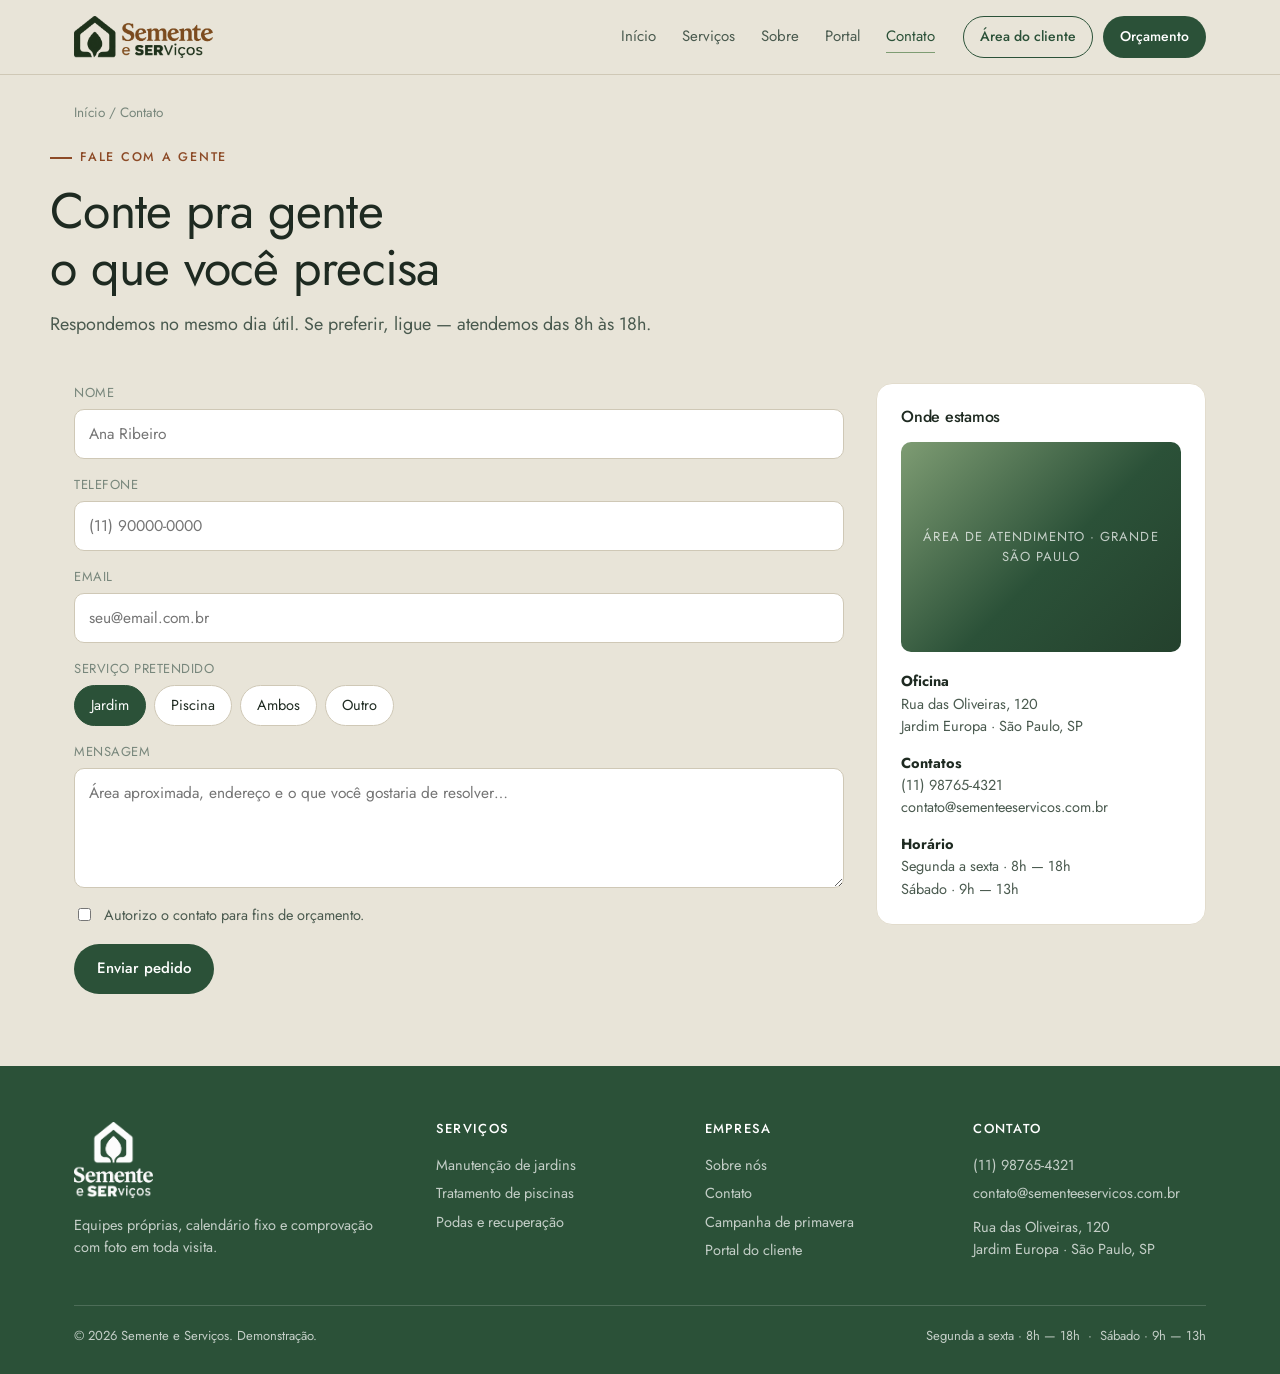
<file: contato.html>
<!DOCTYPE html>
<html lang="pt-BR">
<head>
<meta charset="utf-8">
<meta name="viewport" content="width=device-width, initial-scale=1">
<title>Contato — Semente e Serviços</title>
<meta name="description" content="Fale com a Semente e Serviços. Respondemos no mesmo dia útil.">
<link rel="preconnect" href="https://fonts.googleapis.com">
<link rel="preconnect" href="https://fonts.gstatic.com" crossorigin>
<link href="https://fonts.googleapis.com/css2?family=Jost:wght@300;400;500;600&display=swap" rel="stylesheet">
<link rel="icon" href="assets/logo/favicon-32.png" sizes="32x32">
<link rel="icon" href="assets/logo/favicon-512.png" sizes="512x512">
<link rel="apple-touch-icon" href="assets/logo/favicon-180.png">
<link rel="stylesheet" href="assets/css/base.css">
<link rel="stylesheet" href="assets/css/site.css">
</head>
<body>

<header class="nav">
  <div class="wrap nav__in">
    <a class="nav__logo" href="index.html">
      <img src="assets/logo/logo-horizontal.png" alt="Semente e Serviços" width="840" height="254">
    </a>
    <nav class="nav__links">
      <a href="index.html">Início</a>
      <a href="servicos.html">Serviços</a>
      <a href="sobre.html">Sobre</a>
      <a href="app/index.html">Portal</a>
      <a href="contato.html" aria-current="page">Contato</a>
    </nav>
    <div class="nav__cta">
      <a class="btn btn--ghost btn--sm" href="app/index.html">Área do cliente</a>
      <a class="btn btn--primary btn--sm" href="agendar.html">Orçamento</a>
      <button class="nav__burger" aria-expanded="false" aria-label="Abrir menu">☰</button>
    </div>
  </div>
</header>
<div class="wrap crumb"><a href="index.html">Início</a> / Contato</div>
<main>
  <div class="wrap page-head">
    <span class="eyebrow">Fale com a gente</span>
    <h1>Conte pra gente<br>o que você precisa</h1>
    <p>Respondemos no mesmo dia útil. Se preferir, ligue — atendemos das 8h às 18h.</p>
  </div>

  <div class="wrap sched" style="align-items:start">
    <form data-demo-form>
      <div class="form-ok" data-form-ok hidden>Pedido registrado. Esta é uma demonstração — nada foi enviado de verdade.</div>
      <div class="field"><label for="nome">Nome</label><input id="nome" name="nome" placeholder="Ana Ribeiro" required></div>
      <div class="field"><label for="tel">Telefone</label><input id="tel" name="tel" placeholder="(11) 90000-0000" required></div>
      <div class="field"><label for="mail">Email</label><input id="mail" type="email" name="mail" placeholder="seu@email.com.br" required></div>
      <div class="field">
        <label>Serviço pretendido</label>
        <div class="chips" data-chips>
          <button type="button" class="chip" aria-pressed="true">Jardim</button>
          <button type="button" class="chip" aria-pressed="false">Piscina</button>
          <button type="button" class="chip" aria-pressed="false">Ambos</button>
          <button type="button" class="chip" aria-pressed="false">Outro</button>
        </div>
      </div>
      <div class="field"><label for="msg">Mensagem</label><textarea id="msg" placeholder="Área aproximada, endereço e o que você gostaria de resolver…"></textarea></div>
      <label style="display:flex;gap:10px;align-items:flex-start;font-size:14.5px;color:var(--ink-2);margin-bottom:18px">
        <input type="checkbox" style="width:auto;margin-top:4px" required> Autorizo o contato para fins de orçamento.
      </label>
      <button class="btn btn--primary" type="submit">Enviar pedido</button>
    </form>

    <aside class="summary">
      <h3>Onde estamos</h3>
      <div class="ph" style="border-radius:var(--r);aspect-ratio:4/3;margin-bottom:18px" data-label="Área de atendimento · Grande São Paulo"></div>
      <p style="font-size:14.5px;color:var(--ink-2);margin-bottom:14px"><b style="color:var(--ink)">Oficina</b><br>Rua das Oliveiras, 120<br>Jardim Europa · São Paulo, SP</p>
      <p style="font-size:14.5px;color:var(--ink-2);margin-bottom:14px"><b style="color:var(--ink)">Contatos</b><br>(11) 98765-4321<br>contato@sementeeservicos.com.br</p>
      <p style="font-size:14.5px;color:var(--ink-2)"><b style="color:var(--ink)">Horário</b><br>Segunda a sexta · 8h — 18h<br>Sábado · 9h — 13h</p>
    </aside>
  </div>
  <div style="height:72px"></div>
</main>

<footer class="foot">
  <div class="wrap">
    <div class="foot__grid">
      <div>
        <img class="foot__logo" src="assets/logo/logo-vertical-clara.png" alt="Semente e Serviços" width="560" height="560">
        <p>Equipes próprias, calendário fixo e comprovação com foto em toda visita.</p>
      </div>
      <div>
        <h4>Serviços</h4>
        <a href="servicos.html">Manutenção de jardins</a>
        <a href="servicos.html">Tratamento de piscinas</a>
        <a href="servicos.html">Podas e recuperação</a>
      </div>
      <div>
        <h4>Empresa</h4>
        <a href="sobre.html">Sobre nós</a>
        <a href="contato.html">Contato</a>
        <a href="campanha.html">Campanha de primavera</a>
        <a href="app/index.html">Portal do cliente</a>
      </div>
      <div>
        <h4>Contato</h4>
        <a href="tel:+5511987654321">(11) 98765-4321</a>
        <a href="mailto:contato@sementeeservicos.com.br">contato@sementeeservicos.com.br</a>
        <p style="margin-top:8px">Rua das Oliveiras, 120<br>Jardim Europa · São Paulo, SP</p>
      </div>
    </div>
    <div class="foot__bar">
      <span>© <span data-year>2026</span> Semente e Serviços. Demonstração.</span>
      <span>Segunda a sexta · 8h — 18h &nbsp;·&nbsp; Sábado · 9h — 13h</span>
    </div>
  </div>
</footer>

<script src="assets/js/site.js"></script>
</body>
</html>
</file>
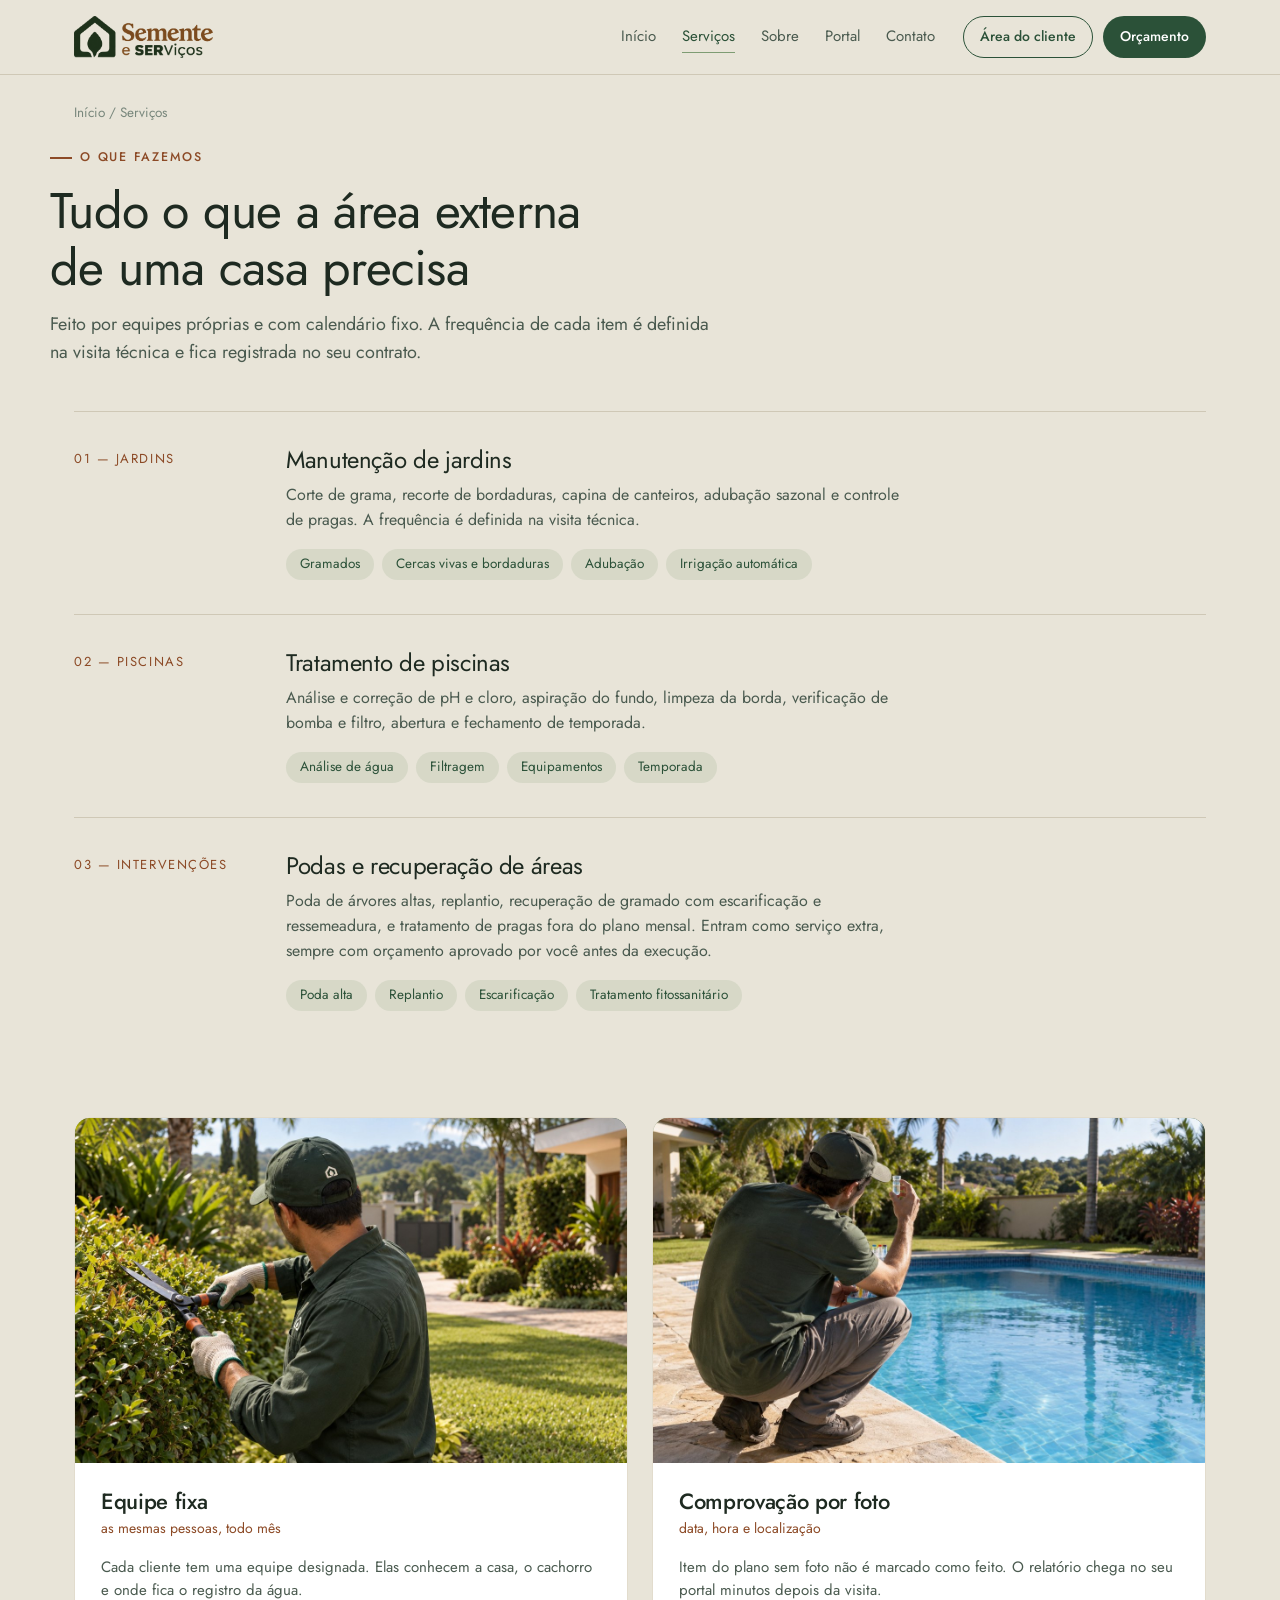
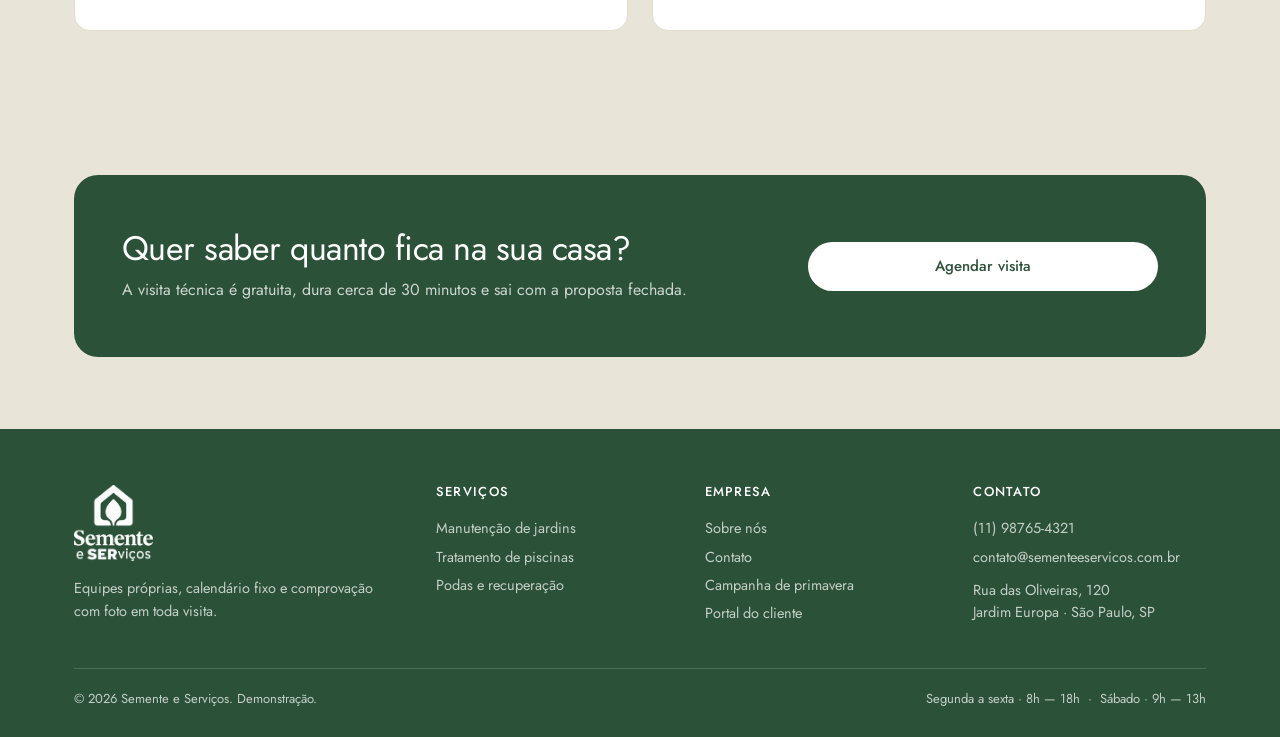
<file: servicos.html>
<!DOCTYPE html>
<html lang="pt-BR">
<head>
<meta charset="utf-8">
<meta name="viewport" content="width=device-width, initial-scale=1">
<title>Serviços — Semente e Serviços</title>
<meta name="description" content="Manutenção de jardins, tratamento de piscinas, podas e recuperação de áreas externas.">
<link rel="preconnect" href="https://fonts.googleapis.com">
<link rel="preconnect" href="https://fonts.gstatic.com" crossorigin>
<link href="https://fonts.googleapis.com/css2?family=Jost:wght@300;400;500;600&display=swap" rel="stylesheet">
<link rel="icon" href="assets/logo/favicon-32.png" sizes="32x32">
<link rel="icon" href="assets/logo/favicon-512.png" sizes="512x512">
<link rel="apple-touch-icon" href="assets/logo/favicon-180.png">
<link rel="stylesheet" href="assets/css/base.css">
<link rel="stylesheet" href="assets/css/site.css">
</head>
<body>

<header class="nav">
  <div class="wrap nav__in">
    <a class="nav__logo" href="index.html">
      <img src="assets/logo/logo-horizontal.png" alt="Semente e Serviços" width="840" height="254">
    </a>
    <nav class="nav__links">
      <a href="index.html">Início</a>
      <a href="servicos.html" aria-current="page">Serviços</a>
      <a href="sobre.html">Sobre</a>
      <a href="app/index.html">Portal</a>
      <a href="contato.html">Contato</a>
    </nav>
    <div class="nav__cta">
      <a class="btn btn--ghost btn--sm" href="app/index.html">Área do cliente</a>
      <a class="btn btn--primary btn--sm" href="agendar.html">Orçamento</a>
      <button class="nav__burger" aria-expanded="false" aria-label="Abrir menu">☰</button>
    </div>
  </div>
</header>
<div class="wrap crumb"><a href="index.html">Início</a> / Serviços</div>
<main>
  <div class="wrap page-head">
    <span class="eyebrow">O que fazemos</span>
    <h1>Tudo o que a área externa<br>de uma casa precisa</h1>
    <p>Feito por equipes próprias e com calendário fixo. A frequência de cada item é definida na visita técnica e fica registrada no seu contrato.</p>
  </div>

  <div class="wrap">
    <section class="svc">
      <div><span class="svc__n">01 — Jardins</span></div>
      <div>
        <h3>Manutenção de jardins</h3>
        <p>Corte de grama, recorte de bordaduras, capina de canteiros, adubação sazonal e controle de pragas. A frequência é definida na visita técnica.</p>
        <div class="tags">
          <span class="tag">Gramados</span><span class="tag">Cercas vivas e bordaduras</span>
          <span class="tag">Adubação</span><span class="tag">Irrigação automática</span>
        </div>
      </div>
    </section>

    <section class="svc">
      <div><span class="svc__n">02 — Piscinas</span></div>
      <div>
        <h3>Tratamento de piscinas</h3>
        <p>Análise e correção de pH e cloro, aspiração do fundo, limpeza da borda, verificação de bomba e filtro, abertura e fechamento de temporada.</p>
        <div class="tags">
          <span class="tag">Análise de água</span><span class="tag">Filtragem</span>
          <span class="tag">Equipamentos</span><span class="tag">Temporada</span>
        </div>
      </div>
    </section>

    <section class="svc">
      <div><span class="svc__n">03 — Intervenções</span></div>
      <div>
        <h3>Podas e recuperação de áreas</h3>
        <p>Poda de árvores altas, replantio, recuperação de gramado com escarificação e ressemeadura, e tratamento de pragas fora do plano mensal. Entram como serviço extra, sempre com orçamento aprovado por você antes da execução.</p>
        <div class="tags">
          <span class="tag">Poda alta</span><span class="tag">Replantio</span>
          <span class="tag">Escarificação</span><span class="tag">Tratamento fitossanitário</span>
        </div>
      </div>
    </section>
  </div>

  <section class="sec">
    <div class="wrap">
      <div class="cards">
        <article class="card">
          <div class="ph" data-label="Equipe em poda"><img src="assets/img/equipe-poda.jpg" alt="Equipe fazendo poda no jardim"></div>
          <div class="card__body">
            <h3>Equipe fixa</h3>
            <p class="card__price">as mesmas pessoas, todo mês</p>
            <p style="color:var(--ink-2);font-size:15px">Cada cliente tem uma equipe designada. Elas conhecem a casa, o cachorro e onde fica o registro da água.</p>
          </div>
        </article>
        <article class="card">
          <div class="ph" data-label="Equipe na piscina"><img src="assets/img/equipe-piscina.jpg" alt="Equipe tratando a piscina"></div>
          <div class="card__body">
            <h3>Comprovação por foto</h3>
            <p class="card__price">data, hora e localização</p>
            <p style="color:var(--ink-2);font-size:15px">Item do plano sem foto não é marcado como feito. O relatório chega no seu portal minutos depois da visita.</p>
          </div>
        </article>
      </div>
    </div>
  </section>

  <section class="sec">
    <div class="wrap">
      <div class="cta">
        <div>
          <h2>Quer saber quanto fica na sua casa?</h2>
          <p>A visita técnica é gratuita, dura cerca de 30 minutos e sai com a proposta fechada.</p>
        </div>
        <div class="cta__actions">
          <a class="btn btn--primary" href="agendar.html">Agendar visita</a>
        </div>
      </div>
    </div>
  </section>
</main>

<footer class="foot">
  <div class="wrap">
    <div class="foot__grid">
      <div>
        <img class="foot__logo" src="assets/logo/logo-vertical-clara.png" alt="Semente e Serviços" width="560" height="560">
        <p>Equipes próprias, calendário fixo e comprovação com foto em toda visita.</p>
      </div>
      <div>
        <h4>Serviços</h4>
        <a href="servicos.html">Manutenção de jardins</a>
        <a href="servicos.html">Tratamento de piscinas</a>
        <a href="servicos.html">Podas e recuperação</a>
      </div>
      <div>
        <h4>Empresa</h4>
        <a href="sobre.html">Sobre nós</a>
        <a href="contato.html">Contato</a>
        <a href="campanha.html">Campanha de primavera</a>
        <a href="app/index.html">Portal do cliente</a>
      </div>
      <div>
        <h4>Contato</h4>
        <a href="tel:+5511987654321">(11) 98765-4321</a>
        <a href="mailto:contato@sementeeservicos.com.br">contato@sementeeservicos.com.br</a>
        <p style="margin-top:8px">Rua das Oliveiras, 120<br>Jardim Europa · São Paulo, SP</p>
      </div>
    </div>
    <div class="foot__bar">
      <span>© <span data-year>2026</span> Semente e Serviços. Demonstração.</span>
      <span>Segunda a sexta · 8h — 18h &nbsp;·&nbsp; Sábado · 9h — 13h</span>
    </div>
  </div>
</footer>

<script src="assets/js/site.js"></script>
</body>
</html>
</file>
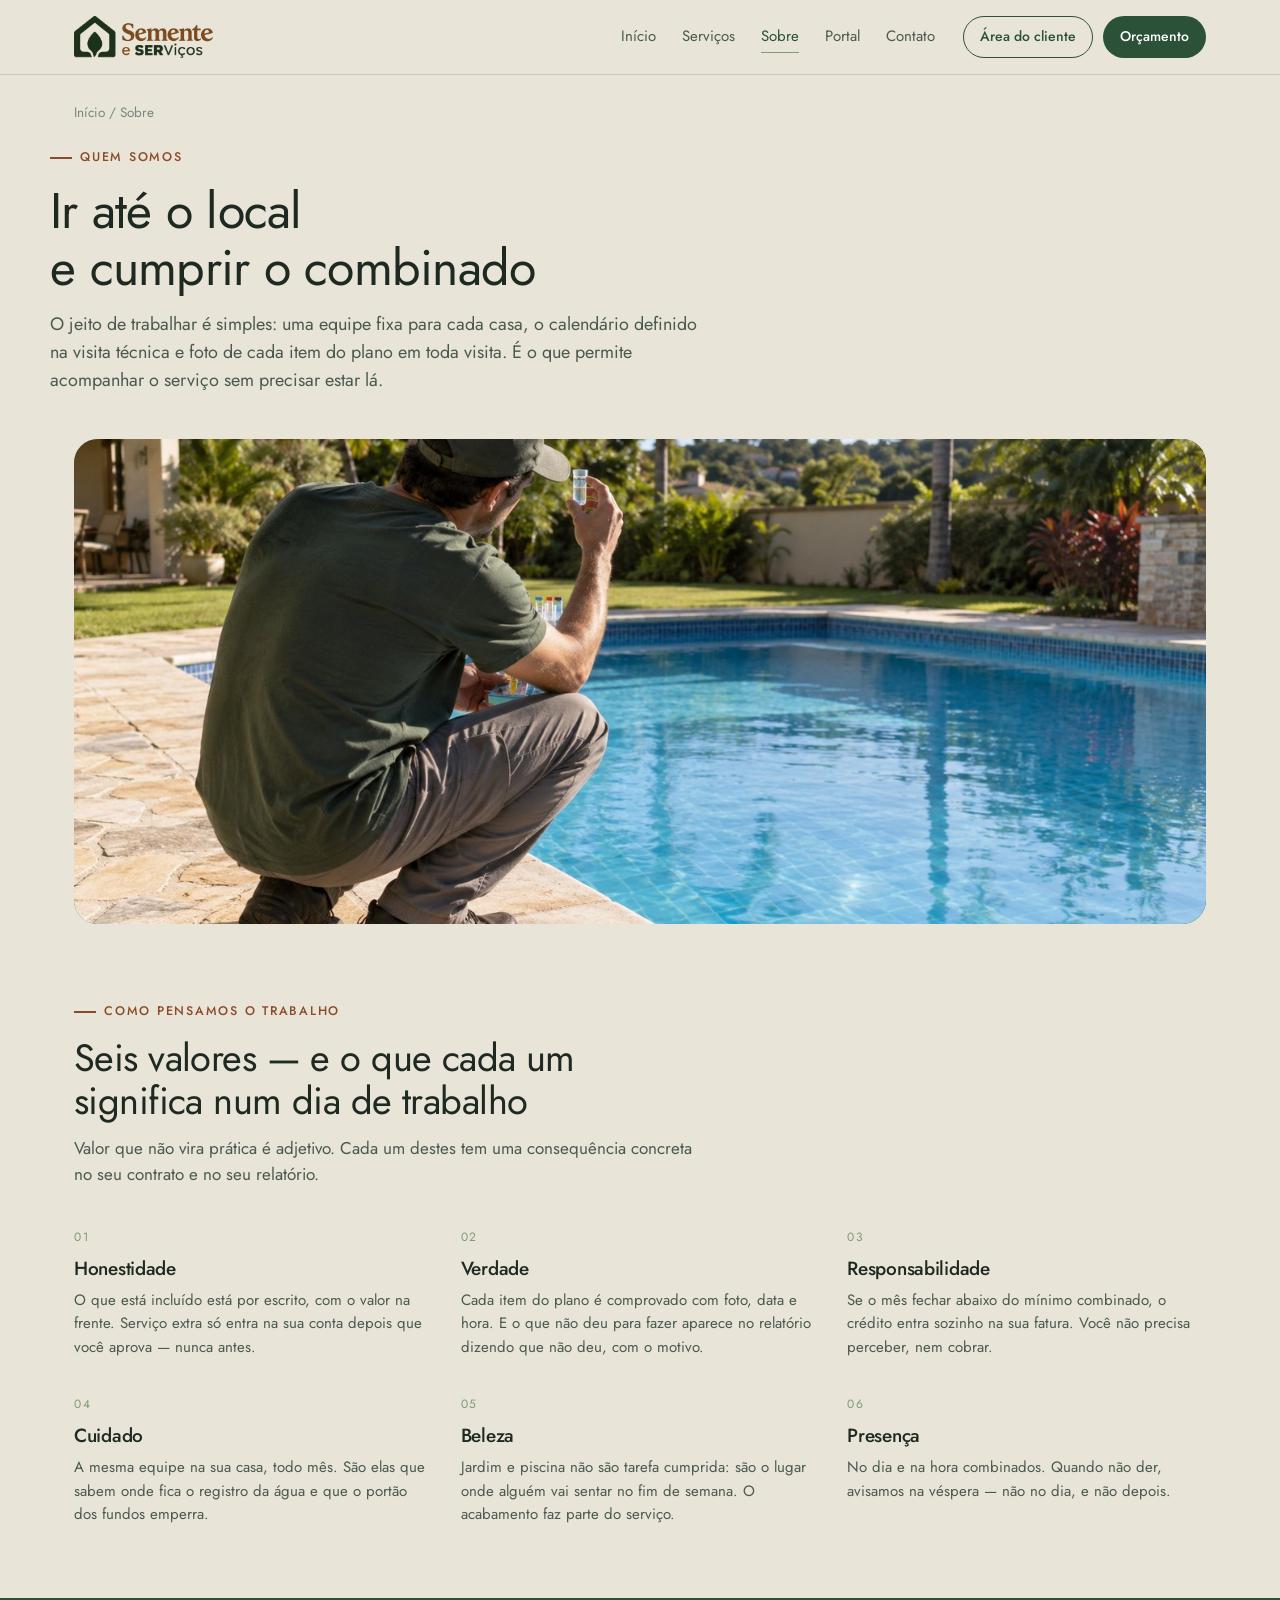
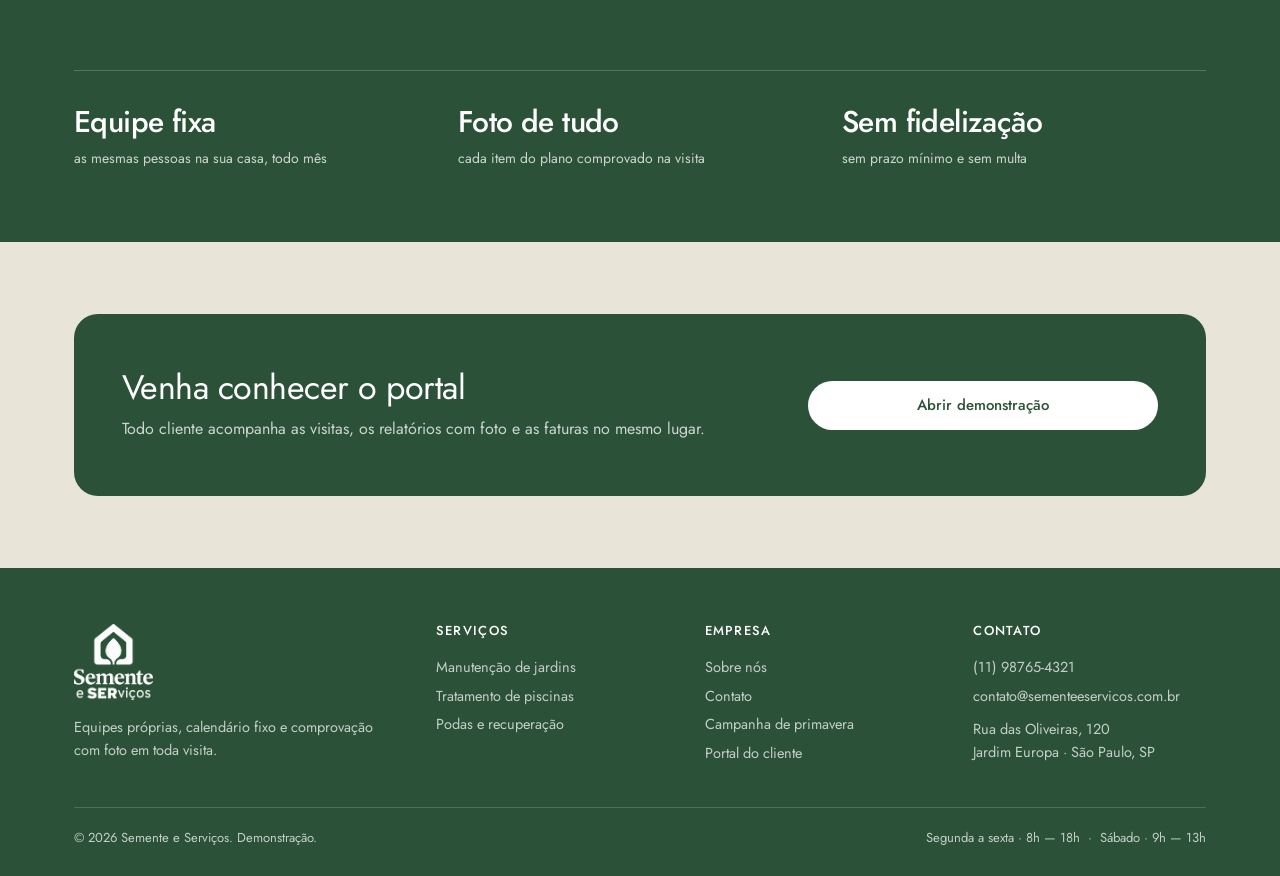
<file: sobre.html>
<!DOCTYPE html>
<html lang="pt-BR">
<head>
<meta charset="utf-8">
<meta name="viewport" content="width=device-width, initial-scale=1">
<title>Sobre — Semente e Serviços</title>
<meta name="description" content="Equipe fixa, calendário definido na visita técnica e foto de cada item do plano em toda visita.">
<link rel="preconnect" href="https://fonts.googleapis.com">
<link rel="preconnect" href="https://fonts.gstatic.com" crossorigin>
<link href="https://fonts.googleapis.com/css2?family=Jost:wght@300;400;500;600&display=swap" rel="stylesheet">
<link rel="icon" href="assets/logo/favicon-32.png" sizes="32x32">
<link rel="icon" href="assets/logo/favicon-512.png" sizes="512x512">
<link rel="apple-touch-icon" href="assets/logo/favicon-180.png">
<link rel="stylesheet" href="assets/css/base.css">
<link rel="stylesheet" href="assets/css/site.css">
</head>
<body>

<header class="nav">
  <div class="wrap nav__in">
    <a class="nav__logo" href="index.html">
      <img src="assets/logo/logo-horizontal.png" alt="Semente e Serviços" width="840" height="254">
    </a>
    <nav class="nav__links">
      <a href="index.html">Início</a>
      <a href="servicos.html">Serviços</a>
      <a href="sobre.html" aria-current="page">Sobre</a>
      <a href="app/index.html">Portal</a>
      <a href="contato.html">Contato</a>
    </nav>
    <div class="nav__cta">
      <a class="btn btn--ghost btn--sm" href="app/index.html">Área do cliente</a>
      <a class="btn btn--primary btn--sm" href="agendar.html">Orçamento</a>
      <button class="nav__burger" aria-expanded="false" aria-label="Abrir menu">☰</button>
    </div>
  </div>
</header>
<div class="wrap crumb"><a href="index.html">Início</a> / Sobre</div>
<main>
  <div class="wrap page-head">
    <span class="eyebrow">Quem somos</span>
    <h1>Ir até o local<br>e cumprir o combinado</h1>
    <p>O jeito de trabalhar é simples: uma equipe fixa para cada casa, o calendário definido na visita técnica e foto de cada item do plano em toda visita. É o que permite acompanhar o serviço sem precisar estar lá.</p>
  </div>

  <div class="wrap">
    <div class="ph" style="border-radius:var(--r-xl);aspect-ratio:21/9" data-label="Equipe chegando para a visita">
      <img src="assets/img/equipe-piscina.jpg" alt="Equipe da Semente e Serviços em atendimento">
    </div>
  </div>

  <section class="sec">
    <div class="wrap">
      <div class="sec__head">
        <span class="eyebrow">Como pensamos o trabalho</span>
        <h2>Seis valores — e o que cada um<br>significa num dia de trabalho</h2>
        <p class="sec__lead">Valor que não vira prática é adjetivo. Cada um destes tem uma consequência concreta no seu contrato e no seu relatório.</p>
      </div>
      <div class="princ princ--6">
        <div class="princ__item">
          <span class="princ__n">01</span>
          <h3>Honestidade</h3>
          <p>O que está incluído está por escrito, com o valor na frente. Serviço extra só entra na sua conta depois que você aprova — nunca antes.</p>
        </div>
        <div class="princ__item">
          <span class="princ__n">02</span>
          <h3>Verdade</h3>
          <p>Cada item do plano é comprovado com foto, data e hora. E o que não deu para fazer aparece no relatório dizendo que não deu, com o motivo.</p>
        </div>
        <div class="princ__item">
          <span class="princ__n">03</span>
          <h3>Responsabilidade</h3>
          <p>Se o mês fechar abaixo do mínimo combinado, o crédito entra sozinho na sua fatura. Você não precisa perceber, nem cobrar.</p>
        </div>
        <div class="princ__item">
          <span class="princ__n">04</span>
          <h3>Cuidado</h3>
          <p>A mesma equipe na sua casa, todo mês. São elas que sabem onde fica o registro da água e que o portão dos fundos emperra.</p>
        </div>
        <div class="princ__item">
          <span class="princ__n">05</span>
          <h3>Beleza</h3>
          <p>Jardim e piscina não são tarefa cumprida: são o lugar onde alguém vai sentar no fim de semana. O acabamento faz parte do serviço.</p>
        </div>
        <div class="princ__item">
          <span class="princ__n">06</span>
          <h3>Presença</h3>
          <p>No dia e na hora combinados. Quando não der, avisamos na véspera — não no dia, e não depois.</p>
        </div>
      </div>
    </div>
  </section>

  <section class="sec sec--green">
    <div class="wrap">
      <div class="stats" style="border-top-color:rgba(255,255,255,.2);margin-top:0">
        <div class="stat"><b style="color:#fff">Equipe fixa</b><span style="color:rgba(255,255,255,.76)">as mesmas pessoas na sua casa, todo mês</span></div>
        <div class="stat"><b style="color:#fff">Foto de tudo</b><span style="color:rgba(255,255,255,.76)">cada item do plano comprovado na visita</span></div>
        <div class="stat"><b style="color:#fff">Sem fidelização</b><span style="color:rgba(255,255,255,.76)">sem prazo mínimo e sem multa</span></div>
      </div>
    </div>
  </section>

  <section class="sec">
    <div class="wrap">
      <div class="cta">
        <div>
          <h2>Venha conhecer o portal</h2>
          <p>Todo cliente acompanha as visitas, os relatórios com foto e as faturas no mesmo lugar.</p>
        </div>
        <div class="cta__actions">
          <a class="btn btn--primary" href="app/index.html">Abrir demonstração</a>
        </div>
      </div>
    </div>
  </section>
</main>

<footer class="foot">
  <div class="wrap">
    <div class="foot__grid">
      <div>
        <img class="foot__logo" src="assets/logo/logo-vertical-clara.png" alt="Semente e Serviços" width="560" height="560">
        <p>Equipes próprias, calendário fixo e comprovação com foto em toda visita.</p>
      </div>
      <div>
        <h4>Serviços</h4>
        <a href="servicos.html">Manutenção de jardins</a>
        <a href="servicos.html">Tratamento de piscinas</a>
        <a href="servicos.html">Podas e recuperação</a>
      </div>
      <div>
        <h4>Empresa</h4>
        <a href="sobre.html">Sobre nós</a>
        <a href="contato.html">Contato</a>
        <a href="campanha.html">Campanha de primavera</a>
        <a href="app/index.html">Portal do cliente</a>
      </div>
      <div>
        <h4>Contato</h4>
        <a href="tel:+5511987654321">(11) 98765-4321</a>
        <a href="mailto:contato@sementeeservicos.com.br">contato@sementeeservicos.com.br</a>
        <p style="margin-top:8px">Rua das Oliveiras, 120<br>Jardim Europa · São Paulo, SP</p>
      </div>
    </div>
    <div class="foot__bar">
      <span>© <span data-year>2026</span> Semente e Serviços. Demonstração.</span>
      <span>Segunda a sexta · 8h — 18h &nbsp;·&nbsp; Sábado · 9h — 13h</span>
    </div>
  </div>
</footer>

<script src="assets/js/site.js"></script>
</body>
</html>
</file>
<file: assets/css/base.css>
/* Semente e Serviços — tokens de marca
   Extraídos dos mockups de design (Claude Design): fundo creme, verde escuro,
   verde-sálvia e terracota, tipografia Jost. */

:root {
  /* cor */
  --cream:        #E8E4D8;
  --cream-deep:   #DCD6C6;
  --green:        #2B5138;
  --green-soft:   #3C6B4B;
  --sage:         #7E9C73;
  --sage-pale:    #A8BD9E;
  --terra:        #8C4A26;
  --terra-soft:   #B06A42;

  --ink:          #1E2A21;
  --ink-2:        #4A5A4F;
  --ink-3:        #78877C;
  --line:         #CFC8B6;
  --line-soft:    #E2DCCD;
  --paper:        #FFFFFF;
  --paper-warm:   #FBF9F3;

  --ok:           #3C6B4B;
  --warn:         #B07A22;
  --danger:       #A33B29;
  --info:         #2F5E7A;

  /* tipografia */
  --font: 'Jost', system-ui, -apple-system, 'Segoe UI', sans-serif;

  /* medidas */
  --r-sm: 6px;
  --r:    10px;
  --r-lg: 16px;
  --r-xl: 24px;

  --shadow-sm: 0 1px 2px rgba(30,42,33,.06), 0 1px 3px rgba(30,42,33,.05);
  --shadow:    0 2px 8px rgba(30,42,33,.07), 0 8px 24px rgba(30,42,33,.06);
  --shadow-lg: 0 8px 24px rgba(30,42,33,.10), 0 24px 56px rgba(30,42,33,.10);

  --wrap: 1180px;
}

*, *::before, *::after { box-sizing: border-box; }

html { -webkit-text-size-adjust: 100%; }

body {
  margin: 0;
  font-family: var(--font);
  font-weight: 400;
  color: var(--ink);
  background: var(--cream);
  line-height: 1.55;
  -webkit-font-smoothing: antialiased;
}

h1, h2, h3, h4 { margin: 0; font-weight: 500; line-height: 1.15; letter-spacing: -.015em; }
p { margin: 0; }
a { color: inherit; }
img { max-width: 100%; display: block; }
button, input, select, textarea { font: inherit; color: inherit; }

.wrap { width: 100%; max-width: var(--wrap); margin-inline: auto; padding-inline: 24px; }

/* Foto com degradê de reserva: se o arquivo ainda não existe, o bloco
   continua legível em vez de mostrar ícone de imagem quebrada. */
.ph {
  position: relative;
  overflow: hidden;
  background:
    linear-gradient(135deg, var(--sage) 0%, var(--green) 55%, #24412D 100%);
}
.ph > img {
  width: 100%; height: 100%; object-fit: cover; display: block;
  position: relative; z-index: 1;
}
.ph > img[data-fallback] { opacity: 0; }
.ph::after {
  content: attr(data-label);
  position: absolute; inset: 0; z-index: 0;
  display: flex; align-items: center; justify-content: center;
  padding: 16px; text-align: center;
  font-size: 13px; letter-spacing: .08em; text-transform: uppercase;
  color: rgba(255,255,255,.72);
}

.sr { position:absolute; width:1px; height:1px; padding:0; margin:-1px; overflow:hidden; clip:rect(0 0 0 0); white-space:nowrap; border:0; }

:focus-visible { outline: 2px solid var(--terra); outline-offset: 2px; border-radius: 3px; }

@media (prefers-reduced-motion: reduce) {
  *, *::before, *::after { animation-duration:.01ms !important; animation-iteration-count:1 !important; transition-duration:.01ms !important; scroll-behavior:auto !important; }
}
</file>
<file: assets/css/site.css>
/* Site institucional — Semente e Serviços */

/* ---------- navegação ---------- */
.nav {
  position: sticky; top: 0; z-index: 50;
  background: rgba(232,228,216,.92);
  backdrop-filter: saturate(150%) blur(10px);
  border-bottom: 1px solid var(--line);
}
.nav__in { display: flex; align-items: center; gap: 28px; height: 74px; }
.nav__logo { display: flex; align-items: center; gap: 10px; text-decoration: none; margin-right: auto; }
.nav__logo img { height: 34px; width: auto; }
.nav__mark {
  display: grid; place-items: center; width: 34px; height: 34px; border-radius: 50%;
  background: var(--green); color: #fff; font-size: 15px; font-weight: 500; letter-spacing: -.02em;
}
.nav__name { font-size: 16px; font-weight: 500; letter-spacing: -.01em; line-height: 1.1; }
.nav__name small { display: block; font-size: 11px; letter-spacing: .1em; text-transform: uppercase; color: var(--ink-3); font-weight: 400; }
.nav__links { display: flex; gap: 26px; }
.nav__links a { text-decoration: none; font-size: 15px; color: var(--ink-2); padding: 4px 0; border-bottom: 1.5px solid transparent; }
.nav__links a:hover { color: var(--green); }
.nav__links a[aria-current="page"] { color: var(--green); border-bottom-color: var(--sage); }
.nav__cta { display: flex; gap: 10px; align-items: center; }
.nav__burger { display: none; background: none; border: 1px solid var(--line); border-radius: var(--r-sm); padding: 8px 10px; cursor: pointer; }

@media (max-width: 900px) {
  .nav__links { display: none; }
  .nav__burger { display: block; }
  .nav.is-open .nav__links {
    display: flex; flex-direction: column; position: absolute; left: 0; right: 0; top: 74px;
    background: var(--cream); border-bottom: 1px solid var(--line); padding: 16px 24px; gap: 14px;
  }
  .nav__cta .btn--ghost { display: none; }
}

/* ---------- botões ---------- */
.btn {
  display: inline-flex; align-items: center; justify-content: center; gap: 8px;
  padding: 12px 22px; border-radius: 999px; border: 1.5px solid transparent;
  font-size: 15px; font-weight: 500; text-decoration: none; cursor: pointer;
  transition: background .18s ease, color .18s ease, border-color .18s ease, transform .18s ease;
}
.btn:active { transform: translateY(1px); }
.btn--primary { background: var(--green); color: #fff; }
.btn--primary:hover { background: #22412C; }
.btn--terra { background: var(--terra); color: #fff; }
.btn--terra:hover { background: #753C1E; }
.btn--ghost { background: transparent; color: var(--green); border-color: var(--green); }
.btn--ghost:hover { background: rgba(43,81,56,.07); }
.btn--sm { padding: 9px 16px; font-size: 14px; }

/* ---------- hero ---------- */
.hero { padding: 76px 0 84px; }
.hero__grid { display: grid; grid-template-columns: 1.02fr .98fr; gap: 56px; align-items: center; }
.eyebrow {
  display: inline-flex; align-items: center; gap: 8px;
  font-size: 12.5px; letter-spacing: .14em; text-transform: uppercase; color: var(--terra); font-weight: 500;
}
.eyebrow::before { content: ""; width: 22px; height: 1.5px; background: var(--terra); }
.hero h1 { font-size: clamp(38px, 5.2vw, 62px); margin: 18px 0 20px; font-weight: 400; }
.hero h1 em { font-style: normal; color: var(--green); }
.hero__lead { font-size: 18.5px; color: var(--ink-2); max-width: 46ch; }
.hero__actions { display: flex; flex-wrap: wrap; gap: 12px; margin-top: 30px; }
.hero__media { position: relative; }
.hero__media .ph { border-radius: var(--r-xl); aspect-ratio: 4/5; box-shadow: var(--shadow-lg); }
.hero__badge {
  position: absolute; right: -14px; bottom: 34px;
  background: var(--paper); border-radius: var(--r-lg); padding: 16px 20px; box-shadow: var(--shadow);
  display: flex; align-items: center; gap: 12px; max-width: 230px;
}
.hero__badge b { display: block; font-size: 22px; font-weight: 500; color: var(--green); line-height: 1; }
.hero__badge span { font-size: 12.5px; color: var(--ink-3); }

.stats { display: grid; grid-template-columns: repeat(3, 1fr); gap: 20px; margin-top: 56px; border-top: 1px solid var(--line); padding-top: 28px; }
.stat b { display: block; font-size: 30px; font-weight: 500; color: var(--green); letter-spacing: -.02em; }
.stat span { font-size: 14px; color: var(--ink-2); }

@media (max-width: 940px) {
  .hero { padding: 48px 0 56px; }
  .hero__grid { grid-template-columns: 1fr; gap: 36px; }
  .hero__media { order: -1; }
  .hero__media .ph { aspect-ratio: 4/3; }
  .hero__badge { right: 12px; bottom: 12px; }
  .stats { grid-template-columns: 1fr; gap: 14px; }
  .stat { display: flex; align-items: baseline; gap: 12px; }
}

/* ---------- seções ---------- */
.sec { padding: 72px 0; }
.sec--paper { background: var(--paper-warm); border-block: 1px solid var(--line-soft); }
.sec--green { background: var(--green); color: #fff; }
.sec--green .sec__lead { color: rgba(255,255,255,.76); }
.sec__head { max-width: 62ch; margin-bottom: 40px; }
.sec__head h2 { font-size: clamp(27px, 3.2vw, 38px); margin: 14px 0 12px; font-weight: 400; }
.sec__lead { color: var(--ink-2); font-size: 17px; }

/* ---------- cards de serviço ---------- */
.cards { display: grid; grid-template-columns: repeat(2, 1fr); gap: 24px; }
.card {
  background: var(--paper); border: 1px solid var(--line-soft); border-radius: var(--r-lg);
  overflow: hidden; display: flex; flex-direction: column;
  transition: box-shadow .2s ease, transform .2s ease;
}
.card:hover { box-shadow: var(--shadow); transform: translateY(-2px); }
.card .ph { aspect-ratio: 16/10; }
.card__body { padding: 26px 26px 28px; display: flex; flex-direction: column; flex: 1; }
.card__body h3 { font-size: 22px; margin-bottom: 4px; }
.card__price { font-size: 14px; color: var(--terra); margin-bottom: 16px; }
.card ul { list-style: none; margin: 0 0 22px; padding: 0; display: grid; gap: 9px; }
.card li { font-size: 15px; color: var(--ink-2); padding-left: 24px; position: relative; }
.card li::before { content: "✓"; position: absolute; left: 0; color: var(--sage); font-weight: 500; }
.card__foot { margin-top: auto; }
.link-arrow { color: var(--green); text-decoration: none; font-size: 15px; font-weight: 500; border-bottom: 1.5px solid var(--sage-pale); padding-bottom: 2px; }
.link-arrow:hover { border-bottom-color: var(--green); }

@media (max-width: 800px) { .cards { grid-template-columns: 1fr; } }

/* ---------- antes / depois ---------- */
.ba { position: relative; border-radius: var(--r-lg); overflow: hidden; aspect-ratio: 16/10; box-shadow: var(--shadow); user-select: none; touch-action: none; cursor: ew-resize; }
.ba__layer { position: absolute; inset: 0; }
.ba__layer .ph { width: 100%; height: 100%; border-radius: 0; }
.ba__layer--after { clip-path: inset(0 0 0 var(--split, 50%)); }
.ba__handle { position: absolute; top: 0; bottom: 0; left: var(--split, 50%); width: 2px; background: #fff; box-shadow: 0 0 0 1px rgba(0,0,0,.14); z-index: 3; }
.ba__grip { position: absolute; top: 50%; left: 50%; translate: -50% -50%; width: 42px; height: 42px; border-radius: 50%; background: #fff; box-shadow: var(--shadow); display: grid; place-items: center; font-size: 14px; color: var(--green); }
.ba__tag { position: absolute; bottom: 14px; z-index: 3; background: rgba(30,42,33,.78); color: #fff; font-size: 11.5px; letter-spacing: .1em; text-transform: uppercase; padding: 5px 12px; border-radius: 999px; }
.ba__tag--l { left: 14px; }
.ba__tag--r { right: 14px; }

/* Os filhos nao podem capturar o ponteiro: a foto dispararia o arrasto
   nativo de imagem do navegador e engoliria o gesto do comparador. */
.ba__layer, .ba__layer .ph, .ba__layer img,
.ba__handle, .ba__grip, .ba__tag { pointer-events: none; -webkit-user-drag: none; user-select: none; }

.ba-grid { display: grid; grid-template-columns: repeat(2, 1fr); gap: 24px; }
@media (max-width: 800px) { .ba-grid { grid-template-columns: 1fr; } }

/* ---------- princípios ---------- */
.princ { display: grid; grid-template-columns: repeat(3, 1fr); gap: 28px; }
.princ__item h3 { font-size: 18px; margin-bottom: 8px; }
.princ__item p { font-size: 15px; color: var(--ink-2); }
.princ__n { font-size: 12px; letter-spacing: .14em; color: var(--sage); display: block; margin-bottom: 12px; }
.sec--green .princ__item p { color: rgba(255,255,255,.75); }
.sec--green .princ__n { color: var(--sage-pale); }
@media (max-width: 800px) { .princ { grid-template-columns: 1fr; gap: 22px; } }

/* ---------- faixas de preço ---------- */
.tiers { display: grid; grid-template-columns: repeat(3, 1fr); gap: 20px; }
.tier { background: var(--paper); border: 1px solid var(--line-soft); border-radius: var(--r-lg); padding: 28px 26px; }
.tier--hi { border-color: var(--sage); box-shadow: var(--shadow); position: relative; }
.tier--hi::before { content: "mais contratado"; position: absolute; top: -11px; left: 26px; background: var(--sage); color: #fff; font-size: 11px; letter-spacing: .1em; text-transform: uppercase; padding: 3px 12px; border-radius: 999px; }
.tier h3 { font-size: 19px; }
.tier__m2 { font-size: 13.5px; color: var(--ink-3); margin-bottom: 18px; }
.tier__v { font-size: 34px; font-weight: 500; color: var(--green); letter-spacing: -.02em; }
.tier__v small { font-size: 15px; color: var(--ink-3); font-weight: 400; }
.tier ul { list-style: none; padding: 0; margin: 18px 0 0; display: grid; gap: 8px; font-size: 14.5px; color: var(--ink-2); }
.tier li::before { content: "·"; color: var(--sage); margin-right: 8px; font-weight: 700; }
@media (max-width: 860px) { .tiers { grid-template-columns: 1fr; } }

/* ---------- CTA ---------- */
.cta { background: var(--green); color: #fff; border-radius: var(--r-xl); padding: 54px 48px; display: grid; grid-template-columns: 1.3fr .7fr; gap: 36px; align-items: center; }
.cta h2 { font-size: clamp(26px, 3vw, 34px); font-weight: 400; margin-bottom: 10px; }
.cta p { color: rgba(255,255,255,.76); }
.cta__actions { display: flex; flex-direction: column; gap: 12px; }
.cta .btn--primary { background: #fff; color: var(--green); }
.cta .btn--primary:hover { background: var(--cream); }
.cta .btn--ghost { color: #fff; border-color: rgba(255,255,255,.45); }
.cta .btn--ghost:hover { background: rgba(255,255,255,.1); }
@media (max-width: 860px) { .cta { grid-template-columns: 1fr; padding: 36px 28px; } }

/* ---------- formulários ---------- */
.field { display: grid; gap: 6px; margin-bottom: 16px; }
.field > label { font-size: 13px; letter-spacing: .04em; text-transform: uppercase; color: var(--ink-3); }
.field input, .field textarea, .field select {
  background: var(--paper); border: 1px solid var(--line); border-radius: var(--r);
  padding: 12px 14px; font-size: 15.5px; width: 100%;
}
.field input:focus, .field textarea:focus, .field select:focus { border-color: var(--sage); outline: none; box-shadow: 0 0 0 3px rgba(126,156,115,.18); }
.field textarea { min-height: 120px; resize: vertical; }
.chips { display: flex; flex-wrap: wrap; gap: 8px; }
.chip { border: 1px solid var(--line); background: var(--paper); border-radius: 999px; padding: 8px 16px; font-size: 14.5px; cursor: pointer; }
.chip[aria-pressed="true"] { background: var(--green); color: #fff; border-color: var(--green); }
.form-note { font-size: 13px; color: var(--ink-3); }
.form-ok { background: rgba(126,156,115,.16); border: 1px solid var(--sage); color: var(--green); border-radius: var(--r); padding: 14px 16px; font-size: 15px; margin-bottom: 16px; }

/* ---------- agendamento ---------- */
.sched { display: grid; grid-template-columns: 1.4fr .6fr; gap: 32px; align-items: start; }
.steps { display: flex; gap: 10px; align-items: center; margin-bottom: 28px; font-size: 14px; }
.steps span { display: flex; align-items: center; gap: 8px; color: var(--ink-3); }
.steps span b { width: 24px; height: 24px; border-radius: 50%; display: grid; place-items: center; background: var(--line-soft); font-size: 12.5px; font-weight: 500; }
.steps span[data-on] { color: var(--green); }
.steps span[data-on] b { background: var(--green); color: #fff; }
.steps span[data-done] b { background: var(--sage); color: #fff; }
.steps i { flex: 1; height: 1px; background: var(--line); font-style: normal; }
.cal { background: var(--paper); border: 1px solid var(--line-soft); border-radius: var(--r-lg); padding: 24px; }
.cal__head { display: flex; align-items: center; justify-content: space-between; margin-bottom: 16px; }
.cal__head h3 { font-size: 17px; }
.cal__nav { display: flex; gap: 6px; }
.cal__nav button { width: 32px; height: 32px; border-radius: 50%; border: 1px solid var(--line); background: var(--paper); cursor: pointer; }
.cal__nav button:hover { background: var(--cream); }
.cal__grid { display: grid; grid-template-columns: repeat(7, 1fr); gap: 4px; }
.cal__dow { font-size: 11.5px; letter-spacing: .06em; text-transform: uppercase; color: var(--ink-3); text-align: center; padding-bottom: 8px; }
.cal__d { aspect-ratio: 1; border: 1px solid transparent; border-radius: var(--r-sm); background: none; cursor: pointer; font-size: 14.5px; display: grid; place-items: center; }
.cal__d:hover:not(:disabled) { background: var(--cream); }
.cal__d:disabled { color: var(--line); cursor: default; }
.cal__d[aria-pressed="true"] { background: var(--green); color: #fff; }
.slots { display: flex; flex-wrap: wrap; gap: 8px; margin-top: 20px; }
.slot { border: 1px solid var(--line); background: var(--paper); border-radius: var(--r); padding: 10px 16px; font-size: 14.5px; cursor: pointer; }
.slot[aria-pressed="true"] { background: var(--green); color: #fff; border-color: var(--green); }
.summary { background: var(--paper); border: 1px solid var(--line-soft); border-radius: var(--r-lg); padding: 24px; position: sticky; top: 98px; }
.summary h3 { font-size: 16px; margin-bottom: 16px; }
.summary dl { display: grid; grid-template-columns: auto 1fr; gap: 10px 16px; margin: 0 0 20px; font-size: 14.5px; }
.summary dt { color: var(--ink-3); }
.summary dd { margin: 0; text-align: right; }
@media (max-width: 900px) { .sched { grid-template-columns: 1fr; } .summary { position: static; } }

/* ---------- rodapé ---------- */
.foot { background: var(--green); color: rgba(255,255,255,.72); padding: 56px 0 28px; font-size: 14.5px; }
.foot__grid { display: grid; grid-template-columns: 1.4fr repeat(3, 1fr); gap: 36px; }
.foot h4 { color: #fff; font-size: 13px; letter-spacing: .1em; text-transform: uppercase; margin-bottom: 14px; font-weight: 500; }
.foot a { color: rgba(255,255,255,.72); text-decoration: none; display: block; padding: 3px 0; }
.foot a:hover { color: #fff; }
.foot__bar { border-top: 1px solid rgba(255,255,255,.16); margin-top: 40px; padding-top: 20px; display: flex; justify-content: space-between; gap: 16px; flex-wrap: wrap; font-size: 13px; }
@media (max-width: 860px) { .foot__grid { grid-template-columns: 1fr 1fr; gap: 28px; } }

/* ---------- campanha ---------- */
.banner { background: var(--terra); color: #fff; font-size: 14.5px; padding: 11px 0; }
.banner__in { display: flex; align-items: center; gap: 16px; flex-wrap: wrap; justify-content: center; }
.banner a { color: #fff; font-weight: 500; }
.countdown { display: flex; gap: 10px; }
.countdown div { background: var(--paper); border-radius: var(--r); padding: 12px 14px; text-align: center; min-width: 62px; }
.countdown b { display: block; font-size: 24px; font-weight: 500; color: var(--green); line-height: 1; }
.countdown span { font-size: 11px; letter-spacing: .08em; text-transform: uppercase; color: var(--ink-3); }

/* ---------- breadcrumb / página interna ---------- */
.crumb { font-size: 13.5px; color: var(--ink-3); padding-top: 28px; }
.crumb a { text-decoration: none; color: var(--ink-3); }
.crumb a:hover { color: var(--green); }
.page-head { padding: 18px 0 44px; }
.page-head h1 { font-size: clamp(32px, 4.4vw, 50px); font-weight: 400; margin: 14px 0 14px; }
.page-head p { font-size: 18px; color: var(--ink-2); max-width: 60ch; }

.svc { display: grid; grid-template-columns: 180px 1fr; gap: 32px; padding: 34px 0; border-top: 1px solid var(--line); }
.svc__n { font-size: 13px; letter-spacing: .12em; text-transform: uppercase; color: var(--terra); }
.svc h3 { font-size: 24px; margin-bottom: 10px; font-weight: 400; }
.svc p { color: var(--ink-2); margin-bottom: 16px; max-width: 62ch; }
.tags { display: flex; flex-wrap: wrap; gap: 8px; }
.tag { background: rgba(126,156,115,.16); color: var(--green); border-radius: 999px; padding: 5px 14px; font-size: 13.5px; }
@media (max-width: 760px) { .svc { grid-template-columns: 1fr; gap: 12px; } }

/* ---------- logotipo ---------- */
.nav__logo img { height: 42px; width: auto; }
.foot__logo { height: 76px; width: auto; margin-bottom: 16px; }
@media (max-width: 560px) { .nav__logo img { height: 34px; } }

/* seis valores: 3 por linha no desktop, 2 no tablet, 1 no celular */
.princ--6 { row-gap: 36px; }
.princ--6 .princ__item h3 { font-size: 19px; margin-bottom: 9px; }
@media (max-width: 1000px) and (min-width: 801px) { .princ--6 { grid-template-columns: repeat(2, 1fr); } }
</file>
<file: app/app.css>
/* Plataforma Semente — demonstração
   Três produtos na mesma marca: app da equipe (celular), portal do dono
   (desktop) e painel da coordenação. */

body { background: var(--cream); }

/* ---------- moldura da demonstração ---------- */
.demo {
  display: grid;
  grid-template-columns: 268px 1fr;
  min-height: 100vh;
}

.rail {
  background: var(--green);
  color: rgba(255,255,255,.72);
  padding: 22px 0 32px;
  position: sticky; top: 0; height: 100vh; overflow-y: auto;
}
.rail__brand { display: flex; align-items: center; gap: 10px; padding: 0 22px 20px; text-decoration: none; }
.rail__logo { height: 52px; width: auto; }
.rail__mark { width: 32px; height: 32px; border-radius: 50%; background: #fff; color: var(--green); display: grid; place-items: center; font-weight: 500; }
.rail__brand span { color: #fff; font-size: 15px; line-height: 1.15; }
.rail__brand small { display: block; font-size: 10.5px; letter-spacing: .1em; text-transform: uppercase; color: rgba(255,255,255,.55); }

.rail__group { padding: 14px 22px 4px; font-size: 10.5px; letter-spacing: .14em; text-transform: uppercase; color: rgba(255,255,255,.42); }
.rail a.rail__item {
  display: flex; align-items: center; gap: 10px;
  padding: 9px 22px; font-size: 14.5px; text-decoration: none; color: rgba(255,255,255,.72);
  border-left: 2.5px solid transparent;
}
.rail a.rail__item:hover { color: #fff; background: rgba(255,255,255,.05); }
.rail a.rail__item.is-on { color: #fff; background: rgba(255,255,255,.09); border-left-color: var(--sage-pale); }
.rail__item i { font-style: normal; width: 18px; text-align: center; opacity: .75; }
.rail__note { margin: 20px 22px 0; padding: 14px; border: 1px solid rgba(255,255,255,.18); border-radius: var(--r); font-size: 12.5px; line-height: 1.5; }
.rail__note a { color: #fff; }

.stage { padding: 30px 34px 72px; min-width: 0; }
.stage__head { display: flex; align-items: flex-start; gap: 16px; margin-bottom: 22px; flex-wrap: wrap; }
.stage__head h1 { font-size: 24px; font-weight: 500; }
.stage__head p { color: var(--ink-2); font-size: 15px; margin-top: 4px; max-width: 70ch; }
.stage__tag { margin-left: auto; font-size: 12px; letter-spacing: .1em; text-transform: uppercase; color: var(--ink-3); border: 1px solid var(--line); border-radius: 999px; padding: 5px 13px; background: var(--paper); }

@media (max-width: 980px) {
  .demo { grid-template-columns: 1fr; }
  .rail { position: static; height: auto; padding-bottom: 14px; }
  .rail__cols { display: grid; grid-template-columns: repeat(2, 1fr); }
  .stage { padding: 22px 18px 56px; }
}

/* ---------- telefone ---------- */
.phone {
  width: 390px; max-width: 100%;
  background: var(--paper); border-radius: 30px; overflow: hidden;
  box-shadow: var(--shadow-lg); border: 1px solid var(--line-soft);
  display: flex; flex-direction: column; min-height: 720px;
}
.phone__status { display: flex; align-items: center; justify-content: space-between; padding: 12px 20px 6px; font-size: 12.5px; font-weight: 500; }
.phone__body { padding: 8px 18px 16px; flex: 1; }
.phone__bar {
  display: flex; border-top: 1px solid var(--line-soft); background: var(--paper-warm);
  padding: 8px 6px 12px; gap: 2px;
}
.phone__bar button {
  flex: 1; background: none; border: 0; cursor: pointer; padding: 6px 2px;
  font-size: 11px; color: var(--ink-3); display: grid; gap: 3px; justify-items: center;
}
.phone__bar button.is-on { color: var(--green); }
.phone__bar i { font-style: normal; font-size: 16px; }

.phone-row { display: flex; gap: 28px; align-items: flex-start; flex-wrap: wrap; }
.phone-note { flex: 1; min-width: 260px; max-width: 420px; font-size: 14.5px; color: var(--ink-2); }
.phone-note h3 { font-size: 16px; margin: 0 0 8px; color: var(--ink); }
.phone-note ul { padding-left: 18px; margin: 10px 0; display: grid; gap: 7px; }

/* ---------- blocos comuns ---------- */
.panel { background: var(--paper); border: 1px solid var(--line-soft); border-radius: var(--r-lg); padding: 22px 24px; }
.panel + .panel { margin-top: 18px; }
.panel__head { display: flex; align-items: center; gap: 12px; margin-bottom: 16px; }
.panel__head h2 { font-size: 17px; font-weight: 500; }
.panel__head .spacer { margin-left: auto; }

.grid2 { display: grid; grid-template-columns: 1fr 1fr; gap: 18px; }
.grid3 { display: grid; grid-template-columns: repeat(3, 1fr); gap: 18px; }
.grid-2-1 { display: grid; grid-template-columns: 1.6fr .9fr; gap: 18px; align-items: start; }
@media (max-width: 1080px) { .grid2, .grid3, .grid-2-1 { grid-template-columns: 1fr; } }

.kpis { display: grid; grid-template-columns: repeat(4, 1fr); gap: 14px; }
.kpi { background: var(--paper); border: 1px solid var(--line-soft); border-radius: var(--r); padding: 16px 18px; }
.kpi b { display: block; font-size: 26px; font-weight: 500; color: var(--green); letter-spacing: -.02em; line-height: 1.15; }
.kpi span { font-size: 13px; color: var(--ink-3); }
.kpi--warn b { color: var(--warn); }
.kpi--danger b { color: var(--danger); }
@media (max-width: 900px) { .kpis { grid-template-columns: repeat(2, 1fr); } }

.pill { display: inline-flex; align-items: center; gap: 6px; font-size: 12px; padding: 3px 11px; border-radius: 999px; font-weight: 500; }
.pill--ok { background: rgba(60,107,75,.14); color: var(--ok); }
.pill--warn { background: rgba(176,122,34,.16); color: var(--warn); }
.pill--danger { background: rgba(163,59,41,.13); color: var(--danger); }
.pill--info { background: rgba(47,94,122,.12); color: var(--info); }
.pill--mute { background: var(--cream-deep); color: var(--ink-2); }

table.tbl { width: 100%; border-collapse: collapse; font-size: 14.5px; }
table.tbl th { text-align: left; font-weight: 500; font-size: 12px; letter-spacing: .07em; text-transform: uppercase; color: var(--ink-3); padding: 0 12px 10px; border-bottom: 1px solid var(--line); }
table.tbl td { padding: 13px 12px; border-bottom: 1px solid var(--line-soft); vertical-align: middle; }
table.tbl tr:last-child td { border-bottom: 0; }
table.tbl td:last-child, table.tbl th:last-child { text-align: right; }
.tbl__wrap { overflow-x: auto; }

.btn-a { background: var(--green); color: #fff; border: 0; border-radius: var(--r-sm); padding: 8px 15px; font-size: 13.5px; cursor: pointer; font-weight: 500; }
.btn-a:hover { background: #22412C; }
.btn-a:disabled { background: var(--line); color: var(--ink-3); cursor: not-allowed; }
.btn-b { background: var(--paper); color: var(--green); border: 1px solid var(--line); border-radius: var(--r-sm); padding: 8px 15px; font-size: 13.5px; cursor: pointer; }
.btn-b:hover { background: var(--cream); }
.btn-c { background: none; border: 0; color: var(--ink-3); font-size: 13.5px; cursor: pointer; text-decoration: underline; }
.btn-wide { width: 100%; padding: 14px; font-size: 15.5px; border-radius: var(--r); }

/* ---------- checklist ---------- */
.ck__head { display: flex; align-items: center; gap: 10px; padding: 8px 0 4px; }
.ck__back { background: none; border: 0; font-size: 19px; cursor: pointer; color: var(--ink-2); padding: 0 4px 0 0; }
.ck__title { font-size: 17px; font-weight: 500; }
.ck__sub { font-size: 12.5px; color: var(--ink-3); }
.ck__count { margin-left: auto; font-size: 13px; font-weight: 500; color: var(--green); background: rgba(126,156,115,.18); border-radius: 999px; padding: 4px 12px; }
.ck__warn { background: rgba(176,122,34,.13); color: #8A5E17; font-size: 13px; border-radius: var(--r-sm); padding: 9px 12px; margin: 10px 0 14px; }
.ck__group { font-size: 11.5px; letter-spacing: .12em; text-transform: uppercase; color: var(--ink-3); margin: 16px 0 8px; }
.ck__item { display: flex; align-items: center; gap: 11px; padding: 11px 0; border-bottom: 1px solid var(--line-soft); }
.ck__mark { width: 22px; height: 22px; border-radius: 50%; border: 1.5px solid var(--line); display: grid; place-items: center; font-size: 12px; flex: none; }
.ck__item.is-done .ck__mark { background: var(--sage); border-color: var(--sage); color: #fff; }
.ck__name { flex: 1; font-size: 14.5px; line-height: 1.3; }
.ck__meta { display: block; font-size: 12px; color: var(--ink-3); }
.ck__item.is-done .ck__name { color: var(--ink-2); }
.ck__shoot { background: var(--green); color: #fff; border: 0; border-radius: 999px; padding: 6px 13px; font-size: 12.5px; cursor: pointer; white-space: nowrap; }
.ck__shoot:hover { background: #22412C; }

/* ---------- câmera simulada ---------- */
.cam { background: #1A2119; border-radius: var(--r-lg); overflow: hidden; color: #fff; }
.cam__top { display: flex; align-items: center; justify-content: space-between; padding: 12px 16px; font-size: 13px; }
.cam__view { aspect-ratio: 3/4; position: relative; }
.cam__view .ph { width: 100%; height: 100%; border-radius: 0; }
.cam__chip { position: absolute; top: 12px; left: 12px; background: rgba(0,0,0,.55); border-radius: 999px; padding: 4px 12px; font-size: 12px; }
.cam__gps { position: absolute; bottom: 12px; left: 12px; right: 12px; font-size: 11.5px; color: rgba(255,255,255,.85); display: flex; justify-content: space-between; }
.cam__ctrl { display: flex; align-items: center; justify-content: space-around; padding: 18px; }
.cam__shutter { width: 62px; height: 62px; border-radius: 50%; background: #fff; border: 4px solid rgba(255,255,255,.35); cursor: pointer; }
.cam__mini { display: flex; gap: 8px; }
.cam__mini div { width: 46px; height: 46px; border-radius: var(--r-sm); overflow: hidden; border: 1.5px solid rgba(255,255,255,.3); }
.cam__mini .ph { width: 100%; height: 100%; border-radius: 0; }

/* ---------- assinatura ---------- */
.sign { border: 1.5px dashed var(--line); border-radius: var(--r); background: var(--paper-warm); position: relative; }
.sign canvas { display: block; width: 100%; height: 150px; touch-action: none; cursor: crosshair; }
.sign__hint { position: absolute; inset: 0; display: grid; place-items: center; color: var(--ink-3); font-size: 13.5px; pointer-events: none; }
.sign.has-ink .sign__hint { display: none; }

/* ---------- relatório / documentos A4 ---------- */
.a4 {
  background: #fff; width: 100%; max-width: 800px; margin-inline: auto;
  padding: 46px 52px; box-shadow: var(--shadow-lg); border-radius: 4px;
  font-size: 14px; color: #222;
}
.a4__head { display: flex; justify-content: space-between; align-items: flex-start; border-bottom: 2px solid var(--green); padding-bottom: 18px; margin-bottom: 22px; gap: 20px; }
.a4__head h2 { font-size: 22px; font-weight: 500; color: var(--green); }
.a4__head .meta { font-size: 12.5px; color: #777; text-align: right; }
.a4 dl.two { display: grid; grid-template-columns: 1fr 1fr; gap: 16px 28px; margin: 0 0 22px; }
.a4 dt { font-size: 11px; letter-spacing: .09em; text-transform: uppercase; color: #8a8a8a; margin-bottom: 3px; }
.a4 dd { margin: 0; font-size: 14px; line-height: 1.5; }
.a4 h3 { font-size: 12px; letter-spacing: .11em; text-transform: uppercase; color: var(--green); margin: 26px 0 10px; border-bottom: 1px solid #E6E2D6; padding-bottom: 6px; }
.a4 ul.items { list-style: none; padding: 0; margin: 0; }
.a4 ul.items li { display: flex; gap: 10px; padding: 8px 0; border-bottom: 1px solid #F0EDE4; }
.a4 ul.items li b { color: var(--sage); flex: none; }
.a4 ul.items li span { flex: 1; }
.a4 ul.items li em { font-style: normal; color: #999; font-size: 12.5px; white-space: nowrap; }
.a4__photos { display: grid; grid-template-columns: repeat(4, 1fr); gap: 10px; }
.a4__photos .ph { aspect-ratio: 1; border-radius: 4px; }
.a4__photos figcaption { font-size: 10.5px; color: #888; margin-top: 4px; text-align: center; }
.a4__obs { background: #FBF9F3; border-left: 3px solid var(--terra); padding: 14px 16px; font-size: 13.5px; }
.a4__total { display: flex; justify-content: space-between; padding: 12px 0; font-size: 17px; font-weight: 500; border-top: 2px solid var(--green); margin-top: 8px; }
.a4__foot { margin-top: 30px; padding-top: 14px; border-top: 1px solid #E6E2D6; font-size: 11.5px; color: #888; }
@media (max-width: 720px) { .a4 { padding: 28px 22px; } .a4 dl.two { grid-template-columns: 1fr; } .a4__photos { grid-template-columns: repeat(2, 1fr); } }

/* ---------- estrelas ---------- */
.stars { display: inline-flex; gap: 3px; }
.stars button { background: none; border: 0; cursor: pointer; font-size: 22px; color: var(--line); padding: 0 1px; line-height: 1; }
.stars button.is-on { color: #D9A227; }
.stars--static { font-size: 15px; color: #D9A227; letter-spacing: 1px; }

/* ---------- barras e progresso ---------- */
.bar { height: 7px; border-radius: 999px; background: var(--cream-deep); overflow: hidden; }
.bar i { display: block; height: 100%; background: var(--sage); border-radius: 999px; transition: width .35s ease; }
.bar--warn i { background: var(--warn); }
.bar--danger i { background: var(--danger); }

.dots { display: flex; gap: 6px; flex-wrap: wrap; }
.dot { font-size: 12px; padding: 4px 10px; border-radius: var(--r-sm); background: rgba(60,107,75,.12); color: var(--ok); }
.dot--off { background: var(--cream-deep); color: var(--ink-3); }
.dot--warn { background: rgba(176,122,34,.16); color: var(--warn); }

/* ---------- timeline ---------- */
.tl { display: grid; gap: 0; }
.tl__i { display: grid; grid-template-columns: 26px 1fr; gap: 14px; padding-bottom: 20px; position: relative; }
.tl__i::before { content: ""; position: absolute; left: 12px; top: 26px; bottom: 0; width: 1.5px; background: var(--line); }
.tl__i:last-child::before { display: none; }
.tl__d { width: 26px; height: 26px; border-radius: 50%; display: grid; place-items: center; font-size: 12px; background: var(--cream-deep); color: var(--ink-3); z-index: 1; }
.tl__i.is-done .tl__d { background: var(--sage); color: #fff; }
.tl__i.is-now .tl__d { background: var(--green); color: #fff; box-shadow: 0 0 0 4px rgba(43,81,56,.14); }
.tl__b h4 { font-size: 14.5px; font-weight: 500; margin-bottom: 2px; }
.tl__b p { font-size: 13.5px; color: var(--ink-3); }

/* ---------- pix ---------- */
.pix__code { background: var(--paper-warm); border: 1px solid var(--line); border-radius: var(--r); padding: 12px 14px; font-family: ui-monospace, 'Cascadia Code', Consolas, monospace; font-size: 11.5px; word-break: break-all; color: var(--ink-2); line-height: 1.6; }
.pix__qr { width: 170px; height: 170px; margin: 0 auto 16px; background: #fff; border: 1px solid var(--line); border-radius: var(--r); display: grid; place-items: center; }
.pix__timer { font-size: 13px; color: var(--terra); text-align: center; margin-bottom: 14px; }

/* ---------- avisos ---------- */
.note { border-radius: var(--r); padding: 14px 16px; font-size: 14px; line-height: 1.5; }
.note--warn { background: rgba(176,122,34,.12); border: 1px solid rgba(176,122,34,.3); color: #7E5514; }
.note--ok { background: rgba(60,107,75,.1); border: 1px solid rgba(60,107,75,.25); color: var(--ok); }
.note--info { background: rgba(47,94,122,.09); border: 1px solid rgba(47,94,122,.22); color: var(--info); }
.note--danger { background: rgba(163,59,41,.09); border: 1px solid rgba(163,59,41,.24); color: var(--danger); }

.toast {
  position: fixed; left: 50%; bottom: 28px; translate: -50% 0;
  background: var(--ink); color: #fff; padding: 13px 22px; border-radius: 999px;
  font-size: 14.5px; box-shadow: var(--shadow-lg); z-index: 200;
  opacity: 0; pointer-events: none; transition: opacity .25s ease, translate .25s ease;
}
.toast.is-on { opacity: 1; translate: -50% -8px; }

/* ---------- portal do dono ---------- */
.ptop { background: var(--paper); border: 1px solid var(--line-soft); border-radius: var(--r-lg); padding: 10px 18px; display: flex; align-items: center; gap: 22px; margin-bottom: 18px; flex-wrap: wrap; }
.ptop nav { display: flex; gap: 20px; }
.ptop nav button { background: none; border: 0; font-size: 14.5px; color: var(--ink-2); cursor: pointer; padding: 10px 0; border-bottom: 2px solid transparent; }
.ptop nav button.is-on { color: var(--green); border-bottom-color: var(--sage); font-weight: 500; }
.ptop__who { margin-left: auto; display: flex; align-items: center; gap: 10px; font-size: 13.5px; color: var(--ink-3); }
.avatar { width: 32px; height: 32px; border-radius: 50%; background: var(--sage); color: #fff; display: grid; place-items: center; font-size: 12.5px; font-weight: 500; }

.split-ba { display: grid; grid-template-columns: 1fr 1fr; gap: 10px; }
.split-ba .ph { aspect-ratio: 4/3; border-radius: var(--r-sm); }
.split-ba figcaption { font-size: 11.5px; color: var(--ink-3); text-align: center; margin-top: 5px; }

.meter { display: grid; gap: 10px; }
.meter__row { display: grid; grid-template-columns: 1fr auto; gap: 10px; align-items: center; font-size: 14px; }

/* impressão dos documentos */
@media print {
  .rail, .stage__head, .ptop, .toast { display: none !important; }
  .demo { display: block; }
  .stage { padding: 0; }
  .a4 { box-shadow: none; max-width: none; padding: 0; }
}
</file>
